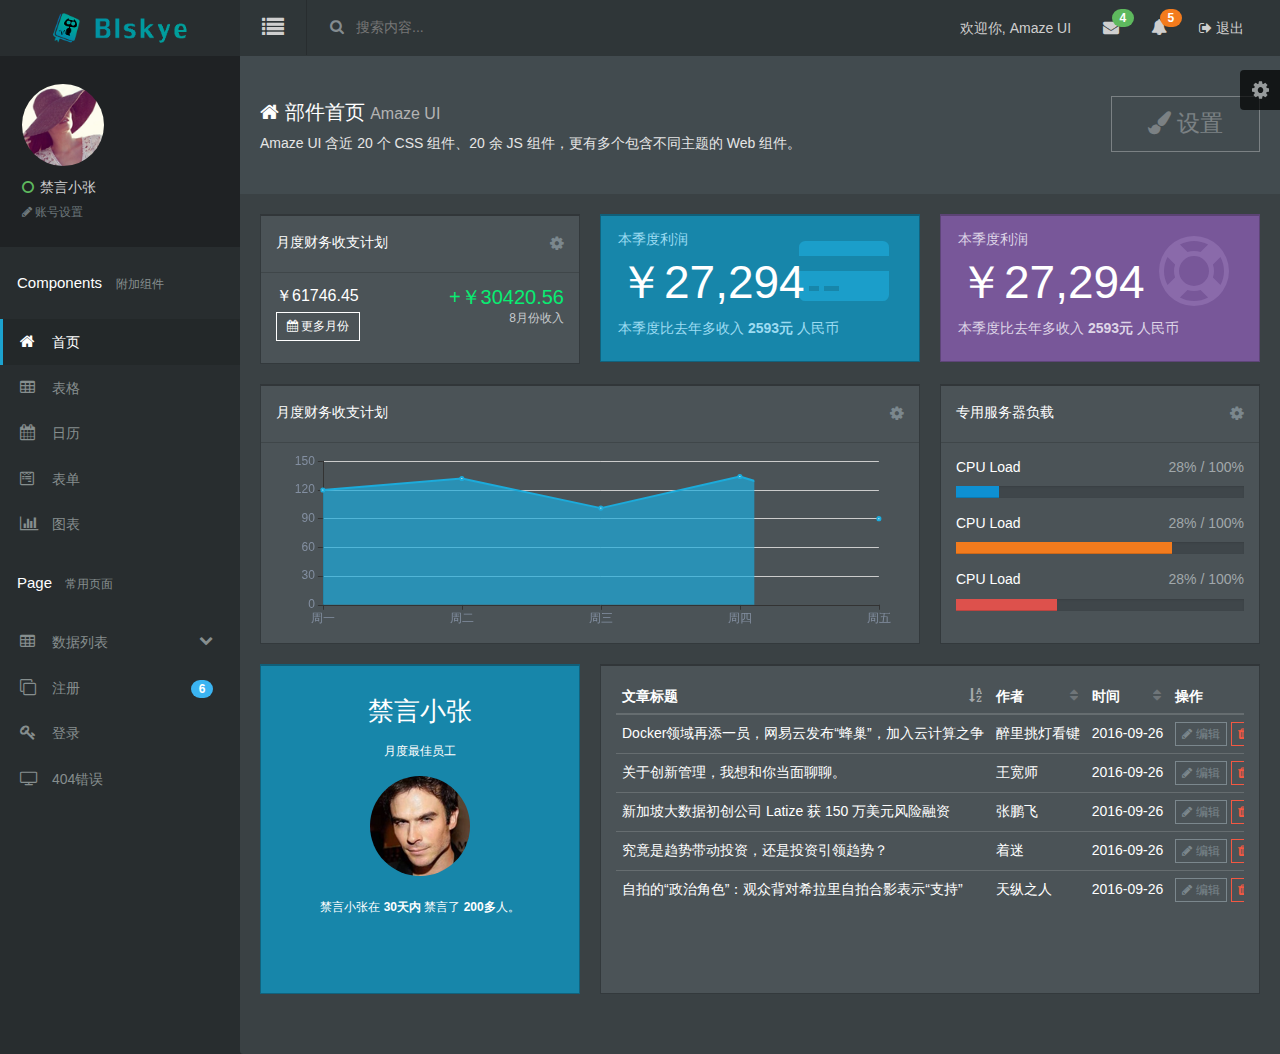
<file: index.html>
<!DOCTYPE html>
<html lang="en">

<head>
    <meta charset="utf-8">
    <meta http-equiv="X-UA-Compatible" content="IE=edge">
    <title>Amaze UI Admin index Examples</title>
    <meta name="description" content="这是一个 index 页面">
    <meta name="keywords" content="index">
    <meta name="viewport" content="width=device-width, initial-scale=1">
    <meta name="renderer" content="webkit">
    <meta http-equiv="Cache-Control" content="no-siteapp" />
    <link rel="icon" type="image/png" href="assets/i/favicon.png">
    <link rel="apple-touch-icon-precomposed" href="assets/i/app-icon72x72@2x.png">
    <meta name="apple-mobile-web-app-title" content="Amaze UI" />
    <script src="assets/js/echarts.min.js"></script>
    <link rel="stylesheet" href="assets/css/amazeui.min.css" />
    <link rel="stylesheet" href="assets/css/amazeui.datatables.min.css" />
    <link rel="stylesheet" href="assets/css/app.css">
    <script src="assets/js/jquery.min.js"></script>

</head>

<body data-type="index">
    <script src="assets/js/theme.js"></script>
    <div class="am-g tpl-g">
        <!-- 头部 -->
        <header>
            <!-- logo -->
            <div class="am-fl tpl-header-logo">
                <a href="javascript:;"><img src="assets/img/logo.png" alt=""></a>
            </div>
            <!-- 右侧内容 -->
            <div class="tpl-header-fluid">
                <!-- 侧边切换 -->
                <div class="am-fl tpl-header-switch-button am-icon-list">
                    <span>

                </span>
                </div>
                <!-- 搜索 -->
                <div class="am-fl tpl-header-search">
                    <form class="tpl-header-search-form" action="javascript:;">
                        <button class="tpl-header-search-btn am-icon-search"></button>
                        <input class="tpl-header-search-box" type="text" placeholder="搜索内容...">
                    </form>
                </div>
                <!-- 其它功能-->
                <div class="am-fr tpl-header-navbar">
                    <ul>
                        <!-- 欢迎语 -->
                        <li class="am-text-sm tpl-header-navbar-welcome">
                            <a href="javascript:;">欢迎你, <span>Amaze UI</span> </a>
                        </li>

                        <!-- 新邮件 -->
                        <li class="am-dropdown tpl-dropdown" data-am-dropdown>
                            <a href="javascript:;" class="am-dropdown-toggle tpl-dropdown-toggle" data-am-dropdown-toggle>
                                <i class="am-icon-envelope"></i>
                                <span class="am-badge am-badge-success am-round item-feed-badge">4</span>
                            </a>
                            <!-- 弹出列表 -->
                            <ul class="am-dropdown-content tpl-dropdown-content">
                                <li class="tpl-dropdown-menu-messages">
                                    <a href="javascript:;" class="tpl-dropdown-menu-messages-item am-cf">
                                        <div class="menu-messages-ico">
                                            <img src="assets/img/user04.png" alt="">
                                        </div>
                                        <div class="menu-messages-time">
                                            3小时前
                                        </div>
                                        <div class="menu-messages-content">
                                            <div class="menu-messages-content-title">
                                                <i class="am-icon-circle-o am-text-success"></i>
                                                <span>夕风色</span>
                                            </div>
                                            <div class="am-text-truncate"> Amaze UI 的诞生，依托于 GitHub 及其他技术社区上一些优秀的资源；Amaze UI 的成长，则离不开用户的支持。 </div>
                                            <div class="menu-messages-content-time">2016-09-21 下午 16:40</div>
                                        </div>
                                    </a>
                                </li>

                                <li class="tpl-dropdown-menu-messages">
                                    <a href="javascript:;" class="tpl-dropdown-menu-messages-item am-cf">
                                        <div class="menu-messages-ico">
                                            <img src="assets/img/user02.png" alt="">
                                        </div>
                                        <div class="menu-messages-time">
                                            5天前
                                        </div>
                                        <div class="menu-messages-content">
                                            <div class="menu-messages-content-title">
                                                <i class="am-icon-circle-o am-text-warning"></i>
                                                <span>禁言小张</span>
                                            </div>
                                            <div class="am-text-truncate"> 为了能最准确的传达所描述的问题， 建议你在反馈时附上演示，方便我们理解。 </div>
                                            <div class="menu-messages-content-time">2016-09-16 上午 09:23</div>
                                        </div>
                                    </a>
                                </li>
                                <li class="tpl-dropdown-menu-messages">
                                    <a href="javascript:;" class="tpl-dropdown-menu-messages-item am-cf">
                                        <i class="am-icon-circle-o"></i> 进入列表…
                                    </a>
                                </li>
                            </ul>
                        </li>

                        <!-- 新提示 -->
                        <li class="am-dropdown" data-am-dropdown>
                            <a href="javascript:;" class="am-dropdown-toggle" data-am-dropdown-toggle>
                                <i class="am-icon-bell"></i>
                                <span class="am-badge am-badge-warning am-round item-feed-badge">5</span>
                            </a>

                            <!-- 弹出列表 -->
                            <ul class="am-dropdown-content tpl-dropdown-content">
                                <li class="tpl-dropdown-menu-notifications">
                                    <a href="javascript:;" class="tpl-dropdown-menu-notifications-item am-cf">
                                        <div class="tpl-dropdown-menu-notifications-title">
                                            <i class="am-icon-line-chart"></i>
                                            <span> 有6笔新的销售订单</span>
                                        </div>
                                        <div class="tpl-dropdown-menu-notifications-time">
                                            12分钟前
                                        </div>
                                    </a>
                                </li>
                                <li class="tpl-dropdown-menu-notifications">
                                    <a href="javascript:;" class="tpl-dropdown-menu-notifications-item am-cf">
                                        <div class="tpl-dropdown-menu-notifications-title">
                                            <i class="am-icon-star"></i>
                                            <span> 有3个来自人事部的消息</span>
                                        </div>
                                        <div class="tpl-dropdown-menu-notifications-time">
                                            30分钟前
                                        </div>
                                    </a>
                                </li>
                                <li class="tpl-dropdown-menu-notifications">
                                    <a href="javascript:;" class="tpl-dropdown-menu-notifications-item am-cf">
                                        <div class="tpl-dropdown-menu-notifications-title">
                                            <i class="am-icon-folder-o"></i>
                                            <span> 上午开会记录存档</span>
                                        </div>
                                        <div class="tpl-dropdown-menu-notifications-time">
                                            1天前
                                        </div>
                                    </a>
                                </li>


                                <li class="tpl-dropdown-menu-notifications">
                                    <a href="javascript:;" class="tpl-dropdown-menu-notifications-item am-cf">
                                        <i class="am-icon-bell"></i> 进入列表…
                                    </a>
                                </li>
                            </ul>
                        </li>

                        <!-- 退出 -->
                        <li class="am-text-sm">
                            <a href="javascript:;">
                                <span class="am-icon-sign-out"></span> 退出
                            </a>
                        </li>
                    </ul>
                </div>
            </div>

        </header>
        <!-- 风格切换 -->
        <div class="tpl-skiner">
            <div class="tpl-skiner-toggle am-icon-cog">
            </div>
            <div class="tpl-skiner-content">
                <div class="tpl-skiner-content-title">
                    选择主题
                </div>
                <div class="tpl-skiner-content-bar">
                    <span class="skiner-color skiner-white" data-color="theme-white"></span>
                    <span class="skiner-color skiner-black" data-color="theme-black"></span>
                </div>
            </div>
        </div>
        <!-- 侧边导航栏 -->
        <div class="left-sidebar">
            <!-- 用户信息 -->
            <div class="tpl-sidebar-user-panel">
                <div class="tpl-user-panel-slide-toggleable">
                    <div class="tpl-user-panel-profile-picture">
                        <img src="assets/img/user04.png" alt="">
                    </div>
                    <span class="user-panel-logged-in-text">
              <i class="am-icon-circle-o am-text-success tpl-user-panel-status-icon"></i>
              禁言小张
          </span>
                    <a href="javascript:;" class="tpl-user-panel-action-link"> <span class="am-icon-pencil"></span> 账号设置</a>
                </div>
            </div>

            <!-- 菜单 -->
            <ul class="sidebar-nav">
                <li class="sidebar-nav-heading">Components <span class="sidebar-nav-heading-info"> 附加组件</span></li>
                <li class="sidebar-nav-link">
                    <a href="index.html" class="active">
                        <i class="am-icon-home sidebar-nav-link-logo"></i> 首页
                    </a>
                </li>
                <li class="sidebar-nav-link">
                    <a href="tables.html">
                        <i class="am-icon-table sidebar-nav-link-logo"></i> 表格
                    </a>
                </li>
                <li class="sidebar-nav-link">
                    <a href="calendar.html">
                        <i class="am-icon-calendar sidebar-nav-link-logo"></i> 日历
                    </a>
                </li>
                <li class="sidebar-nav-link">
                    <a href="form.html">
                        <i class="am-icon-wpforms sidebar-nav-link-logo"></i> 表单

                    </a>
                </li>
                <li class="sidebar-nav-link">
                    <a href="chart.html">
                        <i class="am-icon-bar-chart sidebar-nav-link-logo"></i> 图表

                    </a>
                </li>

                <li class="sidebar-nav-heading">Page<span class="sidebar-nav-heading-info"> 常用页面</span></li>
                <li class="sidebar-nav-link">
                    <a href="javascript:;" class="sidebar-nav-sub-title">
                        <i class="am-icon-table sidebar-nav-link-logo"></i> 数据列表
                        <span class="am-icon-chevron-down am-fr am-margin-right-sm sidebar-nav-sub-ico"></span>
                    </a>
                    <ul class="sidebar-nav sidebar-nav-sub">
                        <li class="sidebar-nav-link">
                            <a href="table-list.html">
                                <span class="am-icon-angle-right sidebar-nav-link-logo"></span> 文字列表
                            </a>
                        </li>

                        <li class="sidebar-nav-link">
                            <a href="table-list-img.html">
                                <span class="am-icon-angle-right sidebar-nav-link-logo"></span> 图文列表
                            </a>
                        </li>
                    </ul>
                </li>
                <li class="sidebar-nav-link">
                    <a href="sign-up.html">
                        <i class="am-icon-clone sidebar-nav-link-logo"></i> 注册
                        <span class="am-badge am-badge-secondary sidebar-nav-link-logo-ico am-round am-fr am-margin-right-sm">6</span>
                    </a>
                </li>
                <li class="sidebar-nav-link">
                    <a href="login.html">
                        <i class="am-icon-key sidebar-nav-link-logo"></i> 登录
                    </a>
                </li>
                <li class="sidebar-nav-link">
                    <a href="404.html">
                        <i class="am-icon-tv sidebar-nav-link-logo"></i> 404错误
                    </a>
                </li>

            </ul>
        </div>


        <!-- 内容区域 -->
        <div class="tpl-content-wrapper">

            <div class="container-fluid am-cf">
                <div class="row">
                    <div class="am-u-sm-12 am-u-md-12 am-u-lg-9">
                        <div class="page-header-heading"><span class="am-icon-home page-header-heading-icon"></span> 部件首页 <small>Amaze UI</small></div>
                        <p class="page-header-description">Amaze UI 含近 20 个 CSS 组件、20 余 JS 组件，更有多个包含不同主题的 Web 组件。</p>
                    </div>
                    <div class="am-u-lg-3 tpl-index-settings-button">
                        <button type="button" class="page-header-button"><span class="am-icon-paint-brush"></span> 设置</button>
                    </div>
                </div>

            </div>

            <div class="row-content am-cf">
                <div class="row  am-cf">
                    <div class="am-u-sm-12 am-u-md-12 am-u-lg-4">
                        <div class="widget am-cf">
                            <div class="widget-head am-cf">
                                <div class="widget-title am-fl">月度财务收支计划</div>
                                <div class="widget-function am-fr">
                                    <a href="javascript:;" class="am-icon-cog"></a>
                                </div>
                            </div>
                            <div class="widget-body am-fr">
                                <div class="am-fl">
                                    <div class="widget-fluctuation-period-text">
                                        ￥61746.45
                                        <button class="widget-fluctuation-tpl-btn">
                        <i class="am-icon-calendar"></i>
                        更多月份
                      </button>
                                    </div>
                                </div>
                                <div class="am-fr am-cf">
                                    <div class="widget-fluctuation-description-amount text-success" am-cf>
                                        +￥30420.56

                                    </div>
                                    <div class="widget-fluctuation-description-text am-text-right">
                                        8月份收入
                                    </div>
                                </div>
                            </div>
                        </div>

                    </div>
                    <div class="am-u-sm-12 am-u-md-6 am-u-lg-4">
                        <div class="widget widget-primary am-cf">
                            <div class="widget-statistic-header">
                                本季度利润
                            </div>
                            <div class="widget-statistic-body">
                                <div class="widget-statistic-value">
                                    ￥27,294
                                </div>
                                <div class="widget-statistic-description">
                                    本季度比去年多收入 <strong>2593元</strong> 人民币
                                </div>
                                <span class="widget-statistic-icon am-icon-credit-card-alt"></span>
                            </div>
                        </div>
                    </div>
                    <div class="am-u-sm-12 am-u-md-6 am-u-lg-4">
                        <div class="widget widget-purple am-cf">
                            <div class="widget-statistic-header">
                                本季度利润
                            </div>
                            <div class="widget-statistic-body">
                                <div class="widget-statistic-value">
                                    ￥27,294
                                </div>
                                <div class="widget-statistic-description">
                                    本季度比去年多收入 <strong>2593元</strong> 人民币
                                </div>
                                <span class="widget-statistic-icon am-icon-support"></span>
                            </div>
                        </div>
                    </div>
                </div>

                <div class="row am-cf">
                    <div class="am-u-sm-12 am-u-md-8">
                        <div class="widget am-cf">
                            <div class="widget-head am-cf">
                                <div class="widget-title am-fl">月度财务收支计划</div>
                                <div class="widget-function am-fr">
                                    <a href="javascript:;" class="am-icon-cog"></a>
                                </div>
                            </div>
                            <div class="widget-body-md widget-body tpl-amendment-echarts am-fr" id="tpl-echarts">

                            </div>
                        </div>
                    </div>

                    <div class="am-u-sm-12 am-u-md-4">
                        <div class="widget am-cf">
                            <div class="widget-head am-cf">
                                <div class="widget-title am-fl">专用服务器负载</div>
                                <div class="widget-function am-fr">
                                    <a href="javascript:;" class="am-icon-cog"></a>
                                </div>
                            </div>
                            <div class="widget-body widget-body-md am-fr">

                                <div class="am-progress-title">CPU Load <span class="am-fr am-progress-title-more">28% / 100%</span></div>
                                <div class="am-progress">
                                    <div class="am-progress-bar" style="width: 15%"></div>
                                </div>
                                <div class="am-progress-title">CPU Load <span class="am-fr am-progress-title-more">28% / 100%</span></div>
                                <div class="am-progress">
                                    <div class="am-progress-bar  am-progress-bar-warning" style="width: 75%"></div>
                                </div>
                                <div class="am-progress-title">CPU Load <span class="am-fr am-progress-title-more">28% / 100%</span></div>
                                <div class="am-progress">
                                    <div class="am-progress-bar am-progress-bar-danger" style="width: 35%"></div>
                                </div>
                            </div>
                        </div>
                    </div>
                </div>


                <div class="row am-cf">
                    <div class="am-u-sm-12 am-u-md-12 am-u-lg-4 widget-margin-bottom-lg ">
                        <div class="tpl-user-card am-text-center widget-body-lg">
                            <div class="tpl-user-card-title">
                                禁言小张
                            </div>
                            <div class="achievement-subheading">
                                月度最佳员工
                            </div>
                            <img class="achievement-image" src="assets/img/user07.png" alt="">
                            <div class="achievement-description">
                                禁言小张在
                                <strong>30天内</strong> 禁言了
                                <strong>200多</strong>人。
                            </div>
                        </div>
                    </div>

                    <div class="am-u-sm-12 am-u-md-12 am-u-lg-8 widget-margin-bottom-lg">

                        <div class="widget am-cf widget-body-lg">

                            <div class="widget-body  am-fr">
                                <div class="am-scrollable-horizontal ">
                                    <table width="100%" class="am-table am-table-compact am-text-nowrap tpl-table-black " id="example-r">
                                        <thead>
                                            <tr>
                                                <th>文章标题</th>
                                                <th>作者</th>
                                                <th>时间</th>
                                                <th>操作</th>
                                            </tr>
                                        </thead>
                                        <tbody>
                                            <tr class="gradeX">
                                                <td>新加坡大数据初创公司 Latize 获 150 万美元风险融资</td>
                                                <td>张鹏飞</td>
                                                <td>2016-09-26</td>
                                                <td>
                                                    <div class="tpl-table-black-operation">
                                                        <a href="javascript:;">
                                                            <i class="am-icon-pencil"></i> 编辑
                                                        </a>
                                                        <a href="javascript:;" class="tpl-table-black-operation-del">
                                                            <i class="am-icon-trash"></i> 删除
                                                        </a>
                                                    </div>
                                                </td>
                                            </tr>
                                            <tr class="even gradeC">
                                                <td>自拍的“政治角色”：观众背对希拉里自拍合影表示“支持”</td>
                                                <td>天纵之人</td>
                                                <td>2016-09-26</td>
                                                <td>
                                                    <div class="tpl-table-black-operation">
                                                        <a href="javascript:;">
                                                            <i class="am-icon-pencil"></i> 编辑
                                                        </a>
                                                        <a href="javascript:;" class="tpl-table-black-operation-del">
                                                            <i class="am-icon-trash"></i> 删除
                                                        </a>
                                                    </div>
                                                </td>
                                            </tr>
                                            <tr class="gradeX">
                                                <td>关于创新管理，我想和你当面聊聊。</td>
                                                <td>王宽师</td>
                                                <td>2016-09-26</td>
                                                <td>
                                                    <div class="tpl-table-black-operation">
                                                        <a href="javascript:;">
                                                            <i class="am-icon-pencil"></i> 编辑
                                                        </a>
                                                        <a href="javascript:;" class="tpl-table-black-operation-del">
                                                            <i class="am-icon-trash"></i> 删除
                                                        </a>
                                                    </div>
                                                </td>
                                            </tr>
                                            <tr class="even gradeC">
                                                <td>究竟是趋势带动投资，还是投资引领趋势？</td>
                                                <td>着迷</td>
                                                <td>2016-09-26</td>
                                                <td>
                                                    <div class="tpl-table-black-operation">
                                                        <a href="javascript:;">
                                                            <i class="am-icon-pencil"></i> 编辑
                                                        </a>
                                                        <a href="javascript:;" class="tpl-table-black-operation-del">
                                                            <i class="am-icon-trash"></i> 删除
                                                        </a>
                                                    </div>
                                                </td>
                                            </tr>
                                            <tr class="even gradeC">
                                                <td>Docker领域再添一员，网易云发布“蜂巢”，加入云计算之争</td>
                                                <td>醉里挑灯看键</td>
                                                <td>2016-09-26</td>
                                                <td>
                                                    <div class="tpl-table-black-operation">
                                                        <a href="javascript:;">
                                                            <i class="am-icon-pencil"></i> 编辑
                                                        </a>
                                                        <a href="javascript:;" class="tpl-table-black-operation-del">
                                                            <i class="am-icon-trash"></i> 删除
                                                        </a>
                                                    </div>
                                                </td>
                                            </tr>


                                            <!-- more data -->
                                        </tbody>
                                    </table>
                                </div>
                            </div>
                        </div>

                    </div>
                </div>
            </div>
        </div>
    </div>
    </div>
    <script src="assets/js/amazeui.min.js"></script>
    <script src="assets/js/amazeui.datatables.min.js"></script>
    <script src="assets/js/dataTables.responsive.min.js"></script>
    <script src="assets/js/app.js"></script>

</body>

</html>
</file>
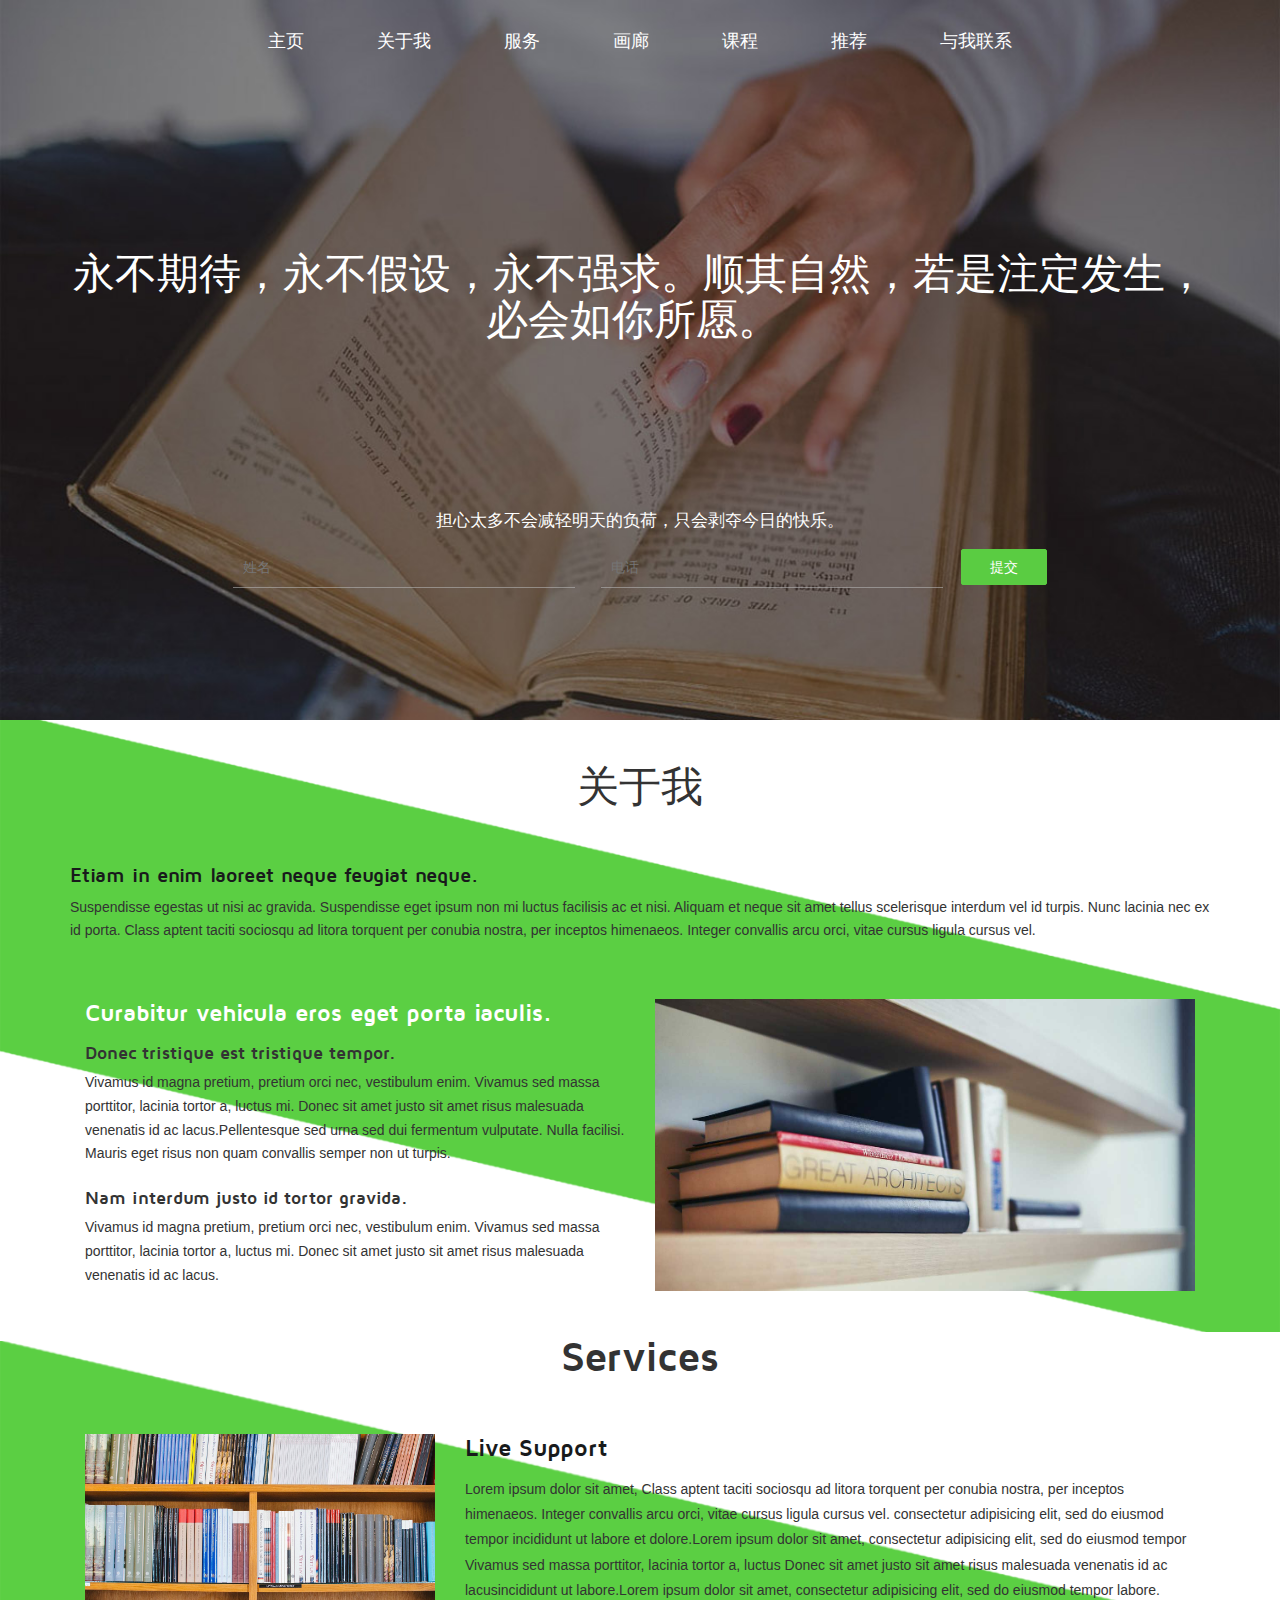
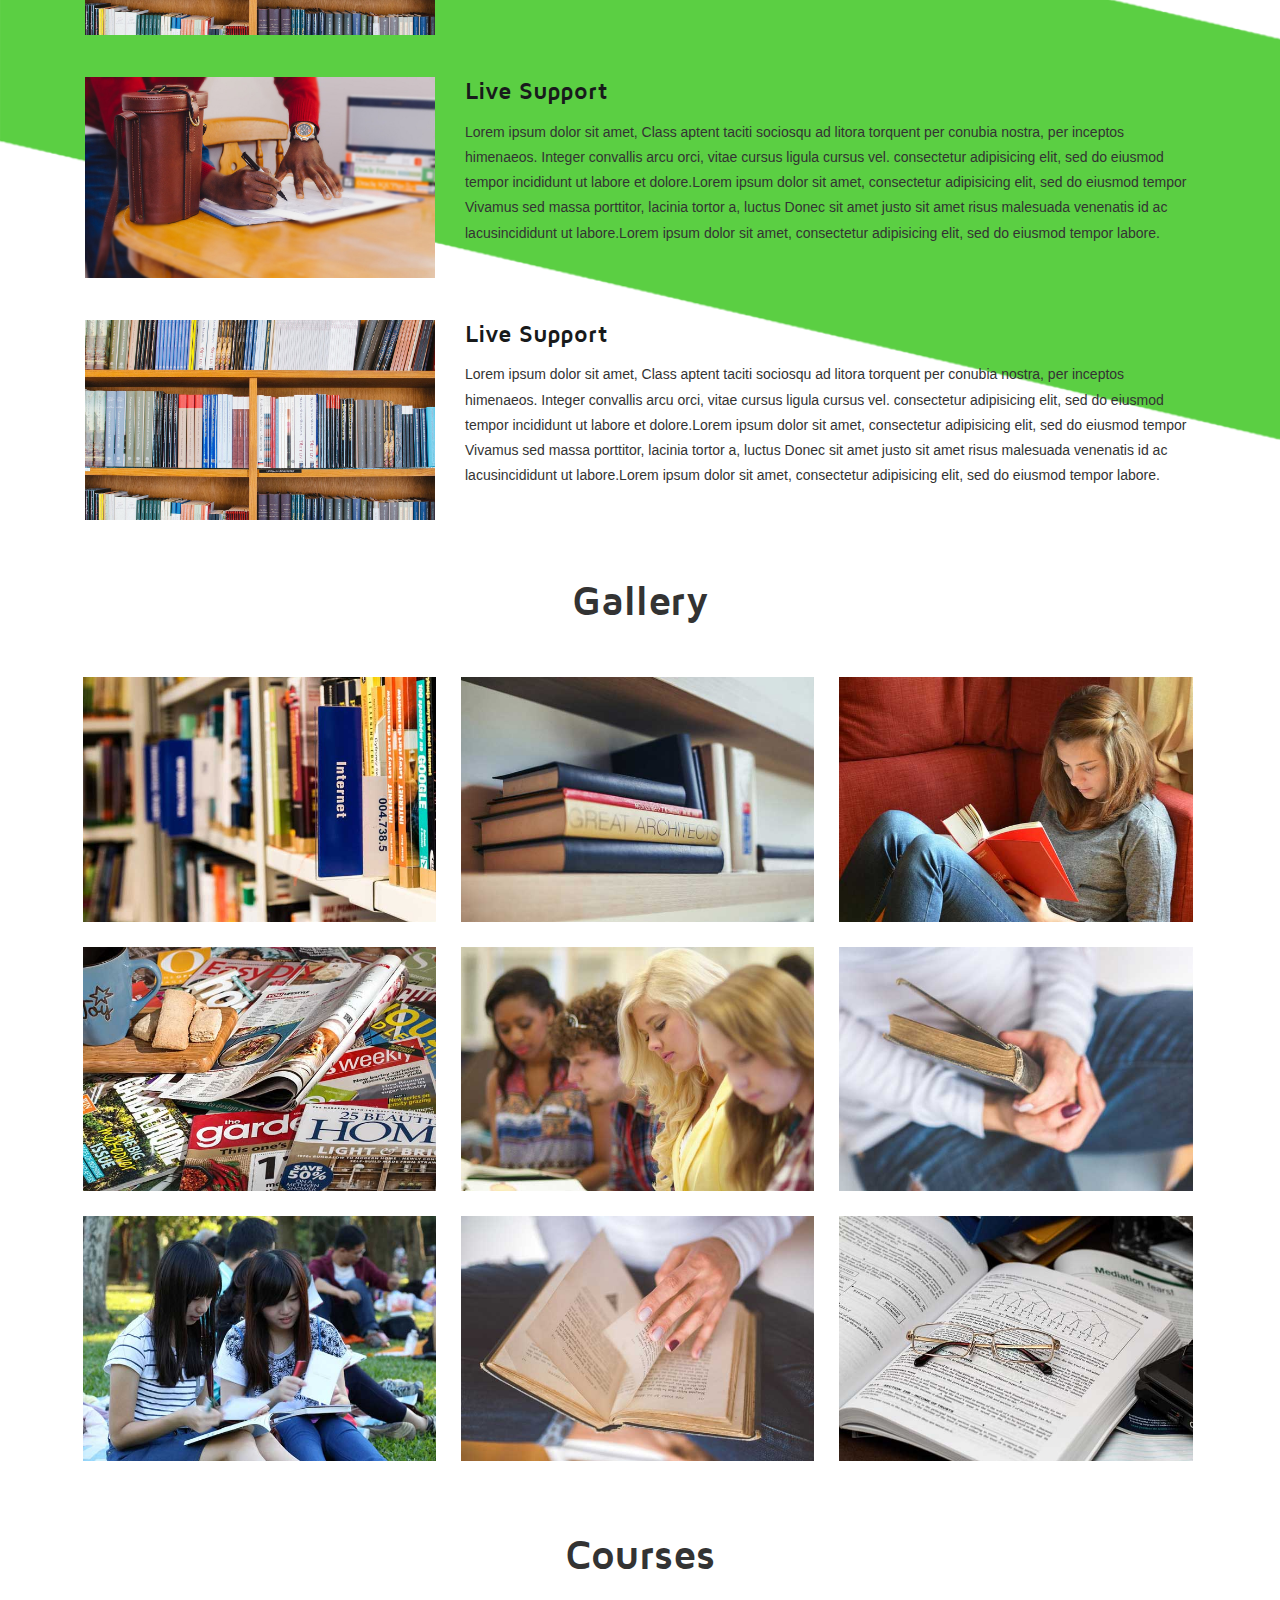
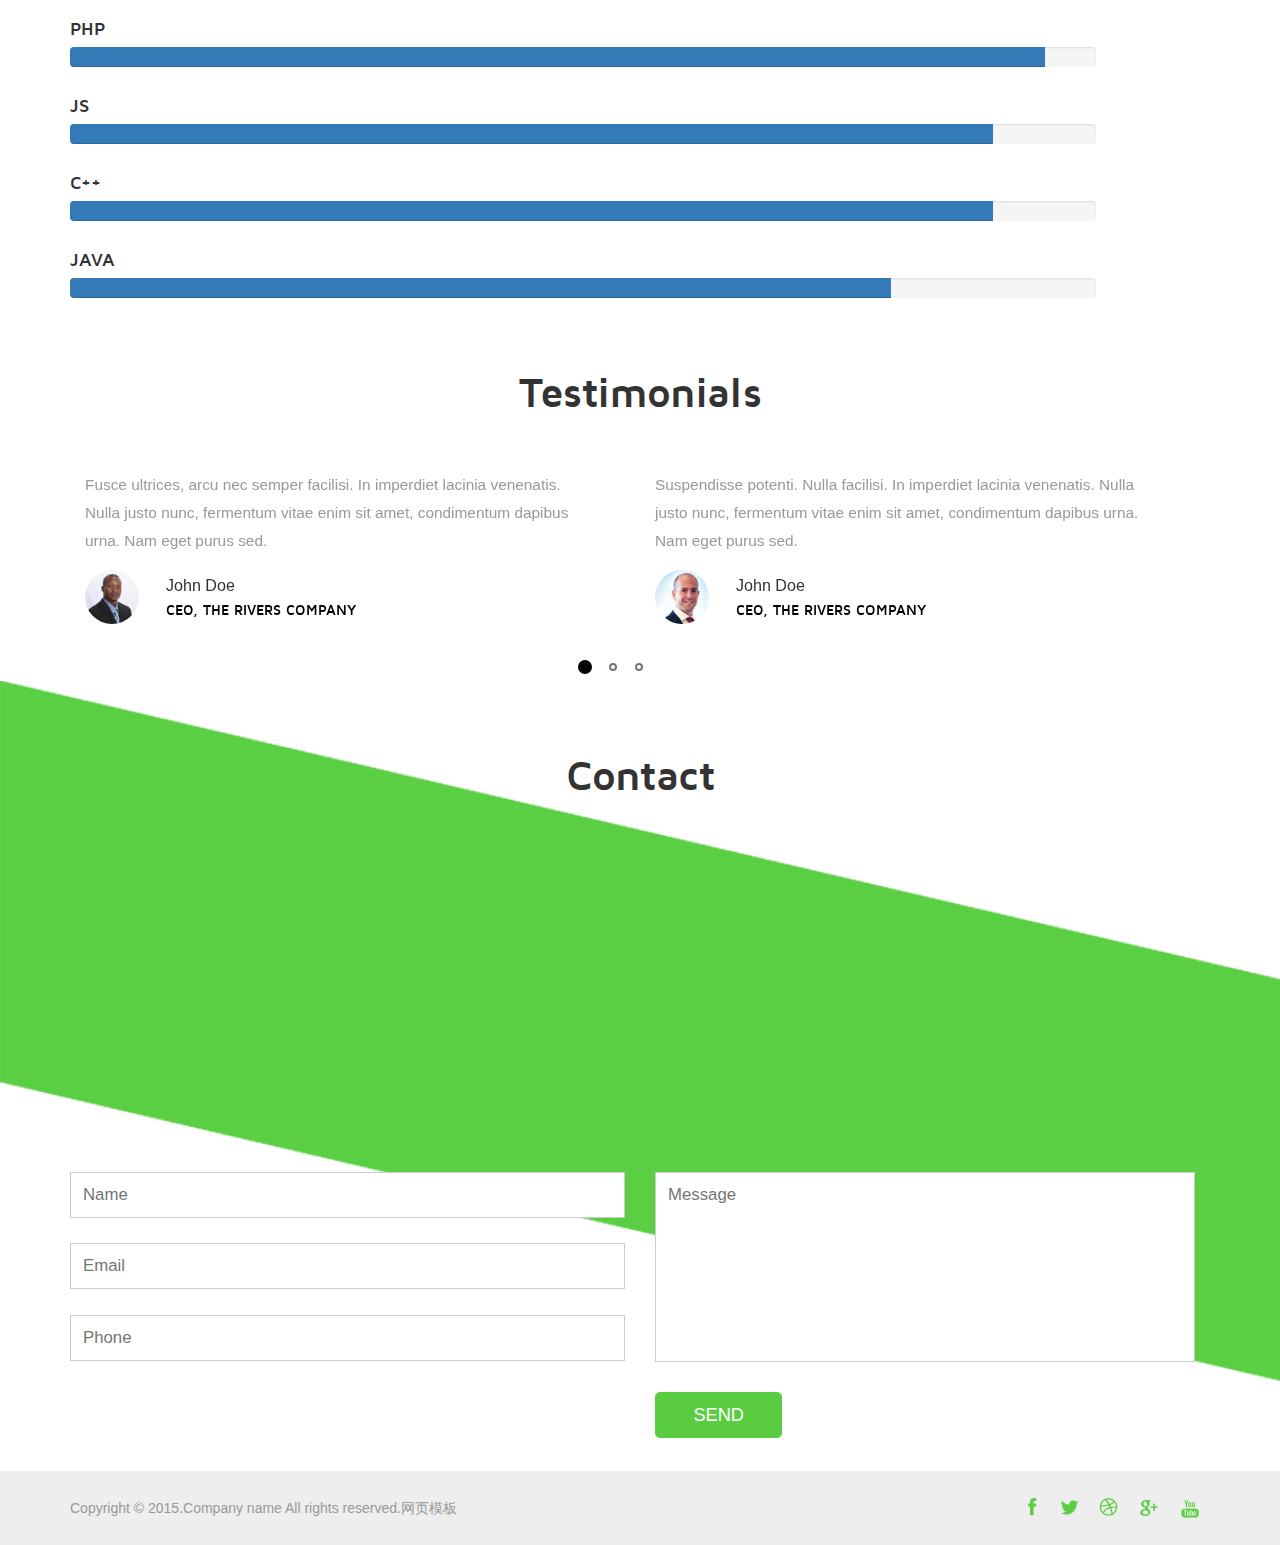
<file: resume/index.html>
<!DOCTYPE HTML>
<html>
<head>
<title>Home</title>
<link href="css/bootstrap.css" rel="stylesheet" type="text/css" media="all">
<link href="css/style.css" rel="stylesheet" type="text/css" media="all" />
<link rel="stylesheet" href="css/chocolat.css" type="text/css" media="screen"/>
<meta name="viewport" content="width=device-width, initial-scale=1">
<meta http-equiv="Content-Type" content="text/html; charset=utf-8" />
<meta name="keywords" content="Progress Responsive web template, Bootstrap Web Templates, Flat Web Templates, Andriod Compatible web template, 
Smartphone Compatible web template, free webdesigns for Nokia, Samsung, LG, SonyErricsson, Motorola web design" />

<script type="application/x-javascript"> addEventListener("load", function() { setTimeout(hideURLbar, 0); }, false); function hideURLbar(){ window.scrollTo(0,1); } </script>
<script src="js/modernizr.custom.97074.js"></script>
<script src="js/jquery-1.8.3.min.js"></script>
<!---->
<script type="text/javascript" src="js/move-top.js"></script>
<script type="text/javascript" src="js/easing.js"></script>
 <script type="text/javascript">
		jQuery(document).ready(function($) {
			$(".scroll").click(function(event){		
				event.preventDefault();
				$('html,body').animate({scrollTop:$(this.hash).offset().top},1200);
			});
		});
	</script>
<!---->

</head>	
<!--banner-->
<div id="home" class="banner">	 
	 <!-- <div class="header">
		 <div class="container">
			 <div class="logo">
				 <h1><a href="#">Progress</a></h1>
			 </div>
		 </div>
	 </div> -->
	 <div class="top-menu">
		 <div class="container">
			 <nav class="cl-effect-1">
				<span class="menu"><img src="images/nav-icon.png" alt=""/></span>
			 <ul>
				 <li><a class="scroll" href="#home">主页</a></li>
				 <li><a class="scroll" href="#about">关于我</a></li>
				 <li><a class="scroll" href="#service">服务</a></li>
				 <li><a class="scroll" href="#gallery">画廊</a></li>
				 <li><a class="scroll" href="#skills">课程</a></li>
				 <li><a class="scroll" href="#testi">推荐</a></li>
				 <li><a class="scroll" href="#contact">与我联系</a></li>
			 </ul>
			 </nav>
		 </div>		 
		 <!-- script-for-menu -->
		 <script>					
					$("span.menu").click(function(){
						$(".top-menu ul").slideToggle("slow" , function(){
						});
					});
		 </script>
		 <!-- script-for-menu -->	

	 </div>
	 <div class="banner-info">
		 <div class="container">
			 <h2>永不期待，永不假设，永不强求。顺其自然，若是注定发生，必会如你所愿。 ​ </h2>
		 </div>
	 </div>
	 <div class="banner-form">
		 <div class="container">
			 <p>担心太多不会减轻明天的负荷，只会剥夺今日的快乐。</p>
			 <form>
				<input type="text" value="" placeholder="姓名">
				<input type="text" value="" placeholder="电话">
				<input type="submit" value="提交">
			</form>
		 </div>
	 </div>
</div>
<!---->
<div id="about" class="about">
	 <div class="container">		 
		 <h3 class="abt">关于我</h3>
		 <div class="about-top">
			 <h4>Etiam in enim laoreet neque feugiat neque.</h4>
			<p>Suspendisse egestas ut nisi ac gravida. Suspendisse eget ipsum non mi luctus facilisis ac et nisi. 
			Aliquam et neque sit amet tellus scelerisque interdum vel id turpis. Nunc lacinia nec ex id porta.
			Class aptent taciti sociosqu ad litora torquent per conubia nostra, per inceptos himenaeos. Integer convallis arcu orci, vitae cursus ligula cursus vel. </p>	
		 </div>
		 <div class="about-grids">
			 <div class="col-md-6 about-grid-info">
			     <h3>Curabitur vehicula eros eget porta iaculis.</h3>
				 <h4>Donec tristique est tristique tempor.</h4>
				 <p>Vivamus id magna pretium, pretium orci nec, vestibulum enim. Vivamus sed massa porttitor, lacinia tortor a, luctus mi. 
				 Donec sit amet justo sit amet risus malesuada venenatis id ac lacus.Pellentesque sed urna sed dui fermentum vulputate. Nulla facilisi. Mauris eget risus non quam convallis semper non ut turpis.</p>
				 <h4>Nam interdum justo id tortor gravida.</h4>
				 <p>Vivamus id magna pretium, pretium orci nec, vestibulum enim. Vivamus sed massa porttitor, lacinia tortor a, luctus mi. 
				 Donec sit amet justo sit amet risus malesuada venenatis id ac lacus.</p>
			 </div>
			 <div class="col-md-6 about-pic">
				 <img src="images/img1.jpg" class="img-responsive" alt=""/>
			 </div>
			 <div class="clearfix"></div>
		 </div>
	 </div>
</div>
<!---->
<div id="service" class="service">
	 <div class="container">
		 <h3 class="ser">Services</h3>
		 <div class="service-grids">
			 <div class="service-grid">
				 <div class="col-md-4 service-pic">
					 <img src="images/s1.jpg" class="img-responsive" alt=""/>
				 </div>
				 <div class="col-md-8 service-info">
					 <h3>Live Support</h3>
					 <p>Lorem ipsum dolor sit amet, Class aptent taciti sociosqu ad litora torquent per conubia nostra, per inceptos himenaeos. Integer convallis arcu orci, vitae cursus ligula cursus vel.  consectetur adipisicing elit, sed do eiusmod tempor incididunt  ut labore et dolore.Lorem ipsum dolor sit amet,
					 consectetur adipisicing elit, sed do eiusmod tempor Vivamus sed massa porttitor, lacinia tortor a, luctus Donec sit amet justo sit amet risus malesuada venenatis id ac lacusincididunt ut labore.Lorem ipsum dolor sit amet, consectetur adipisicing elit, sed do eiusmod tempor labore.</p>
				 </div>
				 <div class="clearfix"></div>
			 </div>
			 <div class="service-grid">
				 <div class="col-md-4 service-pic">
					 <img src="images/s2.jpg" class="img-responsive" alt=""/>
				 </div>
				 <div class="col-md-8 service-info">
					 <h3>Live Support</h3>
					 <p>Lorem ipsum dolor sit amet, Class aptent taciti sociosqu ad litora torquent per conubia nostra, per inceptos himenaeos. Integer convallis arcu orci, vitae cursus ligula cursus vel.  consectetur adipisicing elit, sed do eiusmod tempor incididunt  ut labore et dolore.Lorem ipsum dolor sit amet,
					 consectetur adipisicing elit, sed do eiusmod tempor Vivamus sed massa porttitor, lacinia tortor a, luctus Donec sit amet justo sit amet risus malesuada venenatis id ac lacusincididunt ut labore.Lorem ipsum dolor sit amet, consectetur adipisicing elit, sed do eiusmod tempor labore.</p>
				 </div>
				 <div class="clearfix"></div>
			 </div>
			 <div class="service-grid">
				 <div class="col-md-4 service-pic">
					 <img src="images/s1.jpg" class="img-responsive" alt=""/>
				 </div>
				 <div class="col-md-8 service-info">
					 <h3>Live Support</h3>
					 <p>Lorem ipsum dolor sit amet, Class aptent taciti sociosqu ad litora torquent per conubia nostra, per inceptos himenaeos. Integer convallis arcu orci, vitae cursus ligula cursus vel.  consectetur adipisicing elit, sed do eiusmod tempor incididunt  ut labore et dolore.Lorem ipsum dolor sit amet,
					 consectetur adipisicing elit, sed do eiusmod tempor Vivamus sed massa porttitor, lacinia tortor a, luctus Donec sit amet justo sit amet risus malesuada venenatis id ac lacusincididunt ut labore.Lorem ipsum dolor sit amet, consectetur adipisicing elit, sed do eiusmod tempor labore.</p>
				 </div>
				 <div class="clearfix"></div>
			 </div>
		 </div>
	 </div>
</div>
<!---->
<!--script-->
<script src="js/jquery.chocolat.js"></script>		
		<!--light-box-files -->
		<script type="text/javascript">
		$(function() {
			$('.gallery a').Chocolat();
		});
		</script>
<!--script-->
<div class="gallery" id="gallery">
		<div class="container">
			<h3>Gallery</h3>
			<div class="gallery-grids">
			<section>
				<ul id="da-thumbs" class="da-thumbs">
					<li>
						<a href="images/g1.jpg" class="b-link-stripe b-animate-go  thickbox">
							<img src="images/g1.jpg" alt="" />
							<div>
								<h5>project</h5>
								<span>non suscipit leo fringilla non suscipit leo fringilla molestie</span>
							</div>
						</a>
					</li>
					<li>
						<a href="images/g2.jpg" class="b-link-stripe b-animate-go  thickbox">
							<img src="images/g2.jpg" alt="" />
							<div>
								<h5>project</h5>
								<span>non suscipit leo fringilla non suscipit leo fringilla molestie</span>
							</div>
						</a>
					</li>
					<li>
						<a href="images/g3.jpg" class="b-link-stripe b-animate-go  thickbox">
							<img src="images/g3.jpg" alt="" />
							<div>
								<h5>project</h5>
								<span>non suscipit leo fringilla non suscipit leo fringilla molestie</span>
							</div>
						</a>
					</li>
					<li>
						<a href="images/g4.jpg" class="b-link-stripe b-animate-go  thickbox">
							<img src="images/g4.jpg" alt="" />
							<div>
								<h5>project</h5>
								<span>non suscipit leo fringilla non suscipit leo fringilla molestie</span>
							</div>
						</a>
					</li>
					<li>	
						<a href="images/g5.jpg" class="b-link-stripe b-animate-go  thickbox">
							<img src="images/g5.jpg" alt="" />
							<div>
								<h5>project</h5>
								<span>non suscipit leo fringilla non suscipit leo fringilla molestie</span>
							</div>
						</a>
					</li>
					<li>
						<a href="images/g6.jpg" class="b-link-stripe b-animate-go  thickbox">
							<img src="images/g6.jpg" alt="" />
							<div>
								<h5>project</h5>
								<span>non suscipit leo fringilla non suscipit leo fringilla molestie</span>
							</div>
						</a>
					</li>
					<li>
						<a href="images/g7.jpg" class="b-link-stripe b-animate-go  thickbox">
							<img src="images/g7.jpg" alt="" />
							<div>
								<h5>project</h5>
								<span>non suscipit leo fringilla non suscipit leo fringilla molestie</span>
							</div>
						</a>
					</li>
					<li>
						<a href="images/g8.jpg" class="b-link-stripe b-animate-go  thickbox">
							<img src="images/g8.jpg" alt="" />
							<div>
								<h5>project</h5>
								<span>non suscipit leo fringilla non suscipit leo fringilla molestie</span>
							</div>
						</a>
					</li>
					<li>
						<a href="images/g9.jpg" class="b-link-stripe b-animate-go  thickbox">
							<img src="images/g9.jpg" alt="" />
							<div>
								<h5>project</h5>
								<span>non suscipit leo fringilla non suscipit leo fringilla molestie</span>
							</div>
						</a>
					</li>					
				</ul>
				<div class="clearfix"> </div>
			</section>
			<script type="text/javascript" src="js/jquery.hoverdir.js"></script>	
		<script type="text/javascript">
			$(function() {
			
				$(' #da-thumbs > li ').each( function() { $(this).hoverdir(); } );

			});
		</script>
        </div>
	</div>
</div>
<!--//gallery-->
<div class="copyrights">Collect from <a href="http://www.cssmoban.com/" >网页模板</a></div>
<div id="skills" class="skills">
	 <div class="container">
		 <h3>Courses</h3>
		 <div class="skill-grids">
				 <h4>PHP</h4>
				<div class="progress">			  
				  <div class="progress-bar progress-bar" role="progressbar" aria-valuenow="95" aria-valuemin="0" aria-valuemax="100" style="width: 95%">
					<span class="sr-only">95% Complete</span>
				  </div>			  
				</div>
				 <h4>JS</h4>
				<div class="progress">			  
				  <div class="progress-bar progress-bar" role="progressbar" aria-valuenow="90" aria-valuemin="0" aria-valuemax="100" style="width: 90%">
					<span class="sr-only">90% Complete</span>
				  </div>			  
				</div> 
				 <h4>C++</h4>
				<div class="progress">			  
				  <div class="progress-bar progress-bar" role="progressbar" aria-valuenow="90" aria-valuemin="0" aria-valuemax="100" style="width: 90%">
					<span class="sr-only">90% Complete</span>
				  </div>			  
				</div>
				 <h4>JAVA</h4>
				<div class="progress">			  
				  <div class="progress-bar progress-bar" role="progressbar" aria-valuenow="80" aria-valuemin="0" aria-valuemax="100" style="width: 80%">
					  <span class="sr-only">80% Complete</span>
					</div>			  
				</div>
		 </div>
	  </div>
</div>
<!---->
  <script src="js/responsiveslides.min.js"></script>
  <script>
    // You can also use "$(window).load(function() {"
    $(function () {
      $("#slider2").responsiveSlides({
        auto: true,
        pager: true,
        speed: 300,
        namespace: "callbacks",
      });
    });
  </script>
<!---->
<div id="testi" class="pricing">
	 <div class="container">
		 <div class="pricing-text">			
			<h3>Testimonials</h3>				
		 </div>
		 <!-- start slider -->	
		 <div class="pricing-grids">
			 <div class="slider">
				 <ul class="rslides" id="slider2">
					 <li>						 
					     <div class="col-md-6 pricing-plans">
							  <p>Fusce ultrices, arcu nec semper facilisi. In imperdiet lacinia venenatis. Nulla justo nunc, fermentum vitae enim sit amet, 
							  condimentum dapibus urna. Nam eget purus sed.</p>
							  <div class="pic1">
								 <img src="images/m1.jpg" alt=""/>
							  </div>
							  <div class="pic-info">
									<h5>John Doe</h5>
									<a href="#">CEO, THE RIVERS COMPANY</a>
							  </div>
							  <div class="clearfix"></div>
						 </div>
						 <div class="col-md-6 pricing-plans">
							  <p>Suspendisse potenti. Nulla facilisi. In imperdiet lacinia venenatis. Nulla justo nunc, fermentum vitae enim sit amet, 
							  condimentum dapibus urna. Nam eget purus sed.</p>
							  <div class="pic1">
								 <img src="images/m2.jpg" alt=""/>
							  </div>
							  <div class="pic-info">
									<h5>John Doe</h5>
									<a href="#">CEO, THE RIVERS COMPANY</a>
							  </div>
							  <div class="clearfix"></div>
						 </div>						
					      <div class="clearfix"></div>						  
					  </li>	
					  <li>						    
						 <div class="col-md-6 pricing-plans">
							  <p>Suspendisse potenti. Nulla facilisi. In imperdiet lacinia venenatis. Nulla justo nunc, fermentum vitae amet, 
							  condimentum dapibus urna. Nam eget purus sed.</p>
							  <div class="pic1">
								 <img src="images/m2.jpg" alt=""/>
							  </div>
							  <div class="pic-info">
									<h5>John Doe</h5>
									<a href="#">CEO, THE RIVERS COMPANY</a>
							  </div>
							  <div class="clearfix"></div>
						 </div>	
						  <div class="col-md-6 pricing-plans">
							  <p>Fusce ultrices, arcu nec semper facilisi. In imperdiet lacinia venenatis. Nulla justo nunc, fermentum vitae amet, 
							  condimentum dapibus urna. Nam eget purus sed.</p>
							  <div class="pic1">
								 <img src="images/m1.jpg" alt=""/>
							  </div>
							  <div class="pic-info">
									<h5>John Doe</h5>
									<a href="#">CEO, THE RIVERS COMPANY</a>
							  </div>
							  <div class="clearfix"></div>
						 </div>
					      <div class="clearfix"></div>						  
					  </li>
					  <li>						 
					     <div class="col-md-6 pricing-plans">
							  <p>Duis eget urna ultricies facilisi In imperdiet lacinia venenatis. Nulla justo nunc, fermentum vitae enim sit amet, 
							  condimentum dapibus urna. Nam eget purus sed.</p>
							  <div class="pic1">
								 <img src="images/m1.jpg" alt=""/>
							  </div>
							  <div class="pic-info">
									<h5>John Doe</h5>
									<a href="#">CEO, THE RIVERS COMPANY</a>
							  </div>
							  <div class="clearfix"></div>
						 </div>
						 <div class="col-md-6 pricing-plans">
							  <p>Suspendisse potenti. Nulla facilisi. In imperdiet lacinia venenatis. Nulla justo nunc, fermentum vitae enim amet, 
							  condimentum dapibus urna. Nam eget purus sed.</p>
							  <div class="pic1">
								 <img src="images/m3.jpg" alt=""/>
							  </div>
							  <div class="pic-info">
									<h5>John Doe</h5>
									<a href="#">CEO, THE RIVERS COMPANY</a>
							  </div>
							  <div class="clearfix"></div>
						 </div>						
					      <div class="clearfix"></div>						  
					  </li>	
				  </ul>
			   </div>
			   <!-- end slider -->
		  </div>  	
	 </div>
</div>
<!---->
<div id="contact" class="contact">
	 <div class="container">
		 <h3>Contact</h3>
		  <div class="map">
			 <iframe src="https://www.google.com/maps/embed?pb=!1m18!1m12!1m3!1d6139400.007323361!2d12.573610799999999!3d41.292460049999995!2m3!1f0!2f0!3f0!3m2!1i1024!2i768!4f13.1!3m3!1m2!1s0x12d4fe82448dd203%3A0xe22cf55c24635e6f!2sItaly!5e0!3m2!1sen!2sin!4v1432959759826" style="border:0"></iframe>
		 </div>		 
		  <form>
			 <div class="col-md-6 contact-left">
					<input type="text" placeholder="Name" required/>
					<input type="text" placeholder="Email" required/>
					<input type="text" placeholder="Phone" required/>
			 </div>
			 <div class="col-md-6 contact-right">
				 <textarea placeholder="Message"></textarea>
				 <input type="submit" value="SEND"/>
			 </div>
			 <div class="clearfix"></div>
		 </form>	
	 </div>
</div>
<!---->
<div class="footer">
	 <div class="container">
		 <div class="copywrite">
			 <p>Copyright &copy; 2015.Company name All rights reserved.<a target="_blank" href="http://www.cssmoban.com/">&#x7F51;&#x9875;&#x6A21;&#x677F;</a></p>
		 </div>
		 <div class="social">							
				<a href="#"><i class="facebook"></i></a>
				<a href="#"><i class="twitter"></i></a>
				<a href="#"><i class="dribble"></i></a>	
				<a href="#"><i class="google"></i></a>	
				<a href="#"><i class="youtube"></i></a>	
		 </div>
		 <div class="clearfix"></div>
	 </div>
</div>
<!---->
<script type="text/javascript">
		$(document).ready(function() {
				/*
				var defaults = {
				containerID: 'toTop', // fading element id
				containerHoverID: 'toTopHover', // fading element hover id
				scrollSpeed: 1200,
				easingType: 'linear' 
				};
				*/
		$().UItoTop({ easingType: 'easeOutQuart' });
});
</script>
<a href="#to-top" id="toTop" style="display: block;"> <span id="toTopHover" style="opacity: 1;"> </span></a>
<!----> 
</body>
</html>
</file>
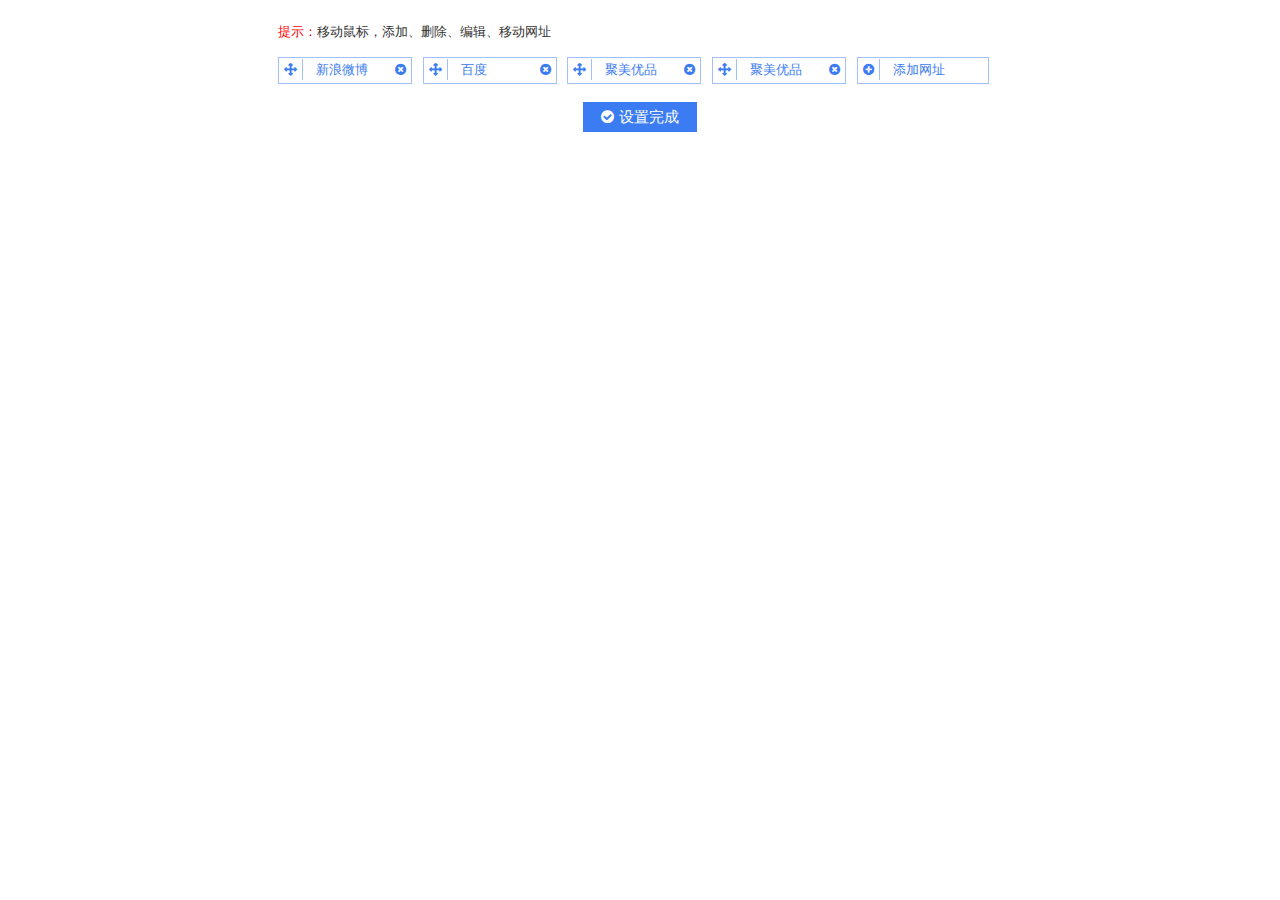
<file: addlink.html>
<!DOCTYPE html>
<html lang="en">
<head>
	<meta charset="UTF-8">
	<title>Document</title>
	<link rel="stylesheet" href="assets/css/amazeui.min.css" />
    <script src="assets/js/jquery.min.js"></script>
    <script src="assets/js/layer/layer.js"></script>
    <style><!--
	    .clear{clear: both; height: 0;}
    	.al_box{position:relative; width: 725px; margin: 0 auto;}
    	.p_20{}
    	li{list-style: none;}
    	.p_20>span{line-height: 40px; height: 40px; font-size: 13px; display: inline-block; margin-top: 12px;}
    	.p_20>span>em{font-style: normal; color: red;}
    	.p_20 ul li{position:relative; list-style-type: none; font-size: 13px; float: left; margin: 5px 10px 5px 0px; border: 1px solid #A1C0F9;}
    	.p_20 .al-li1{border-right: 1px solid #A1C0F9; padding: 3px 5px; color: #3B7CF2;}
    	.p_20 .al-li2{display: inline-block; width: 105px; padding: 2px 5px; padding-left: 10px; color: #3B7CF2;}
    	.p_20 .al-li2 .am-icon-times-circle{position: absolute; right: 5px;}
    	.move{cursor: move;}
    	.add{cursor: pointer;}
    	.foot{text-align: center; margin-top: 50px;}
    	.save {display: inline-block; background: #3B7CF2; color: #fff; font-size: 15px; padding: 3px 18px; margin-bottom: 20px;}
    	.save:hover {background: #3B62F2; color: #fff;}
    	.save:focus {background: #3B7CF2; color: #fff;}
    	.p_20 .li-move:hover{border-color: #A1C0F9; box-shadow: 0 0 6px 0 rgba(161, 192, 249, 0.5);}
    	.p_20 li.active{ border:1px dashed red;}
    	ul.cf1 {width: 440px; margin: 0; padding-top: 22px; }
    	.cf1:before, .cf1:after {content: "\20"; display: table; }
    	ul.cf1 li {width: 440px; float: left; padding-bottom: 10px; }
    	ul.cf1 li label {float: left; width: 44px; line-height: 30px; font-size: 13px; font-weight: 100;}
    	ul.cf1 li input {float: left; width: 335px; height: 30px; padding: 6px; border: 1px solid #97bdea; }
    	ul.cf1 .btn {padding: 12px 0 22px; text-align: center; }
    	ul.cf1 .btn .i-btn4 {text-align: center;display: inline-block; background: #3B7CF2; color: #fff; font-size: 15px; padding: 3px 18px; margin-bottom: 20px;width: 78px; border-radius: 3px;}
    	.cf1:after {clear: both; }
    --></style>
</head>
<body>
	<div class="al_box">
		<div class="p_20">
			<span><em>提示：</em>移动鼠标，添加、删除、编辑、移动网址</span>
		</div>
		<div class="p_20">
			<ul style="padding: 0;" id="ul1">
				<li class="li-move">
					<span class="al-li1 move"><i class="am-icon-arrows"></i></span>
					<a href="" class="al-li2">新浪微博<i class="am-icon-times-circle"></i></a>
				</li>
				<li class="li-move">
					<span class="al-li1 move"><i class="am-icon-arrows"></i></span>
					<a href="" class="al-li2">百度<i class="am-icon-times-circle"></i></a>
				</li>
				<li class="li-move">
					<span class="al-li1 move"><i class="am-icon-arrows"></i></span>
					<a href="" class="al-li2">聚美优品<i class="am-icon-times-circle"></i></a>
				</li>
				<li class="li-move">
					<span class="al-li1 move"><i class="am-icon-arrows"></i></span>
					<a href="" class="al-li2">聚美优品<i class="am-icon-times-circle"></i></a>
				</li>
				<li class="li-add">
					<span class="al-li1 add"><i class="am-icon-plus-circle"></i></span>
					<a href="" class="al-li2">添加网址</a>
				</li>
				<div class="clear"></div>
			</ul>
		</div>
		<div class="foot">
	        <a href="javascript:;" class="am-icon-check-circle save"> 设置完成</a>
	    </div>
	</div>
	<script>
		window.onload = function() {
				var oUl= document.getElementById("ul1");
				var aLi = oUl.getElementsByTagName("li");
				var disX = 0;
				var disY = 0;
				var minZindex = 1;
				var aPos =[];
				for(var i=0;i<aLi.length;i++){
					var t = aLi[i].offsetTop;
					var l = aLi[i].offsetLeft;
					aLi[i].style.top = t+"px";
					aLi[i].style.left = l+"px";
					aPos[i] = {left:l,top:t};
					aLi[i].index = i;
				}
				for(var i=0;i<aLi.length;i++){
					aLi[i].style.position = "absolute";
					aLi[i].style.margin = 0;
					setDrag(aLi[i]);
				}
				//拖拽
				function setDrag(obj){
					// obj.onmouseover = function(){
					// 	obj.style.cursor = "move";
					// }
					obj.onmousedown = function(event){
						var scrollTop = document.documentElement.scrollTop||document.body.scrollTop;
						var scrollLeft = document.documentElement.scrollLeft||document.body.scrollLeft;
						obj.style.zIndex = minZindex++;
						//当鼠标按下时计算鼠标与拖拽对象的距离
						disX = event.clientX +scrollLeft-obj.offsetLeft;
						disY = event.clientY +scrollTop-obj.offsetTop;
						document.onmousemove=function(event){
							//当鼠标拖动时计算div的位置
							var l = event.clientX -disX +scrollLeft;
							var t = event.clientY -disY + scrollTop;
							obj.style.left = l + "px";
							obj.style.top = t + "px";
							/*for(var i=0;i<aLi.length;i++){
								aLi[i].className = "";
								if(obj==aLi[i])continue;//如果是自己则跳过自己不加红色虚线
								if(colTest(obj,aLi[i])){
									aLi[i].className = "active";
								}
							}*/
							for(var i=0;i<aLi.length;i++){
								aLi[i].className = "";
							}
							var oNear = findMin(obj);
							if(oNear){
								oNear.className = "active";
							}
						}
						document.onmouseup = function(){
							document.onmousemove = null;//当鼠标弹起时移出移动事件
							document.onmouseup = null;//移出up事件，清空内存
							//检测是否普碰上，在交换位置
							var oNear = findMin(obj);
							if(oNear){
								oNear.className = "";
								oNear.style.zIndex = minZindex++;
								obj.style.zIndex = minZindex++;
								startMove(oNear,aPos[obj.index]);
								startMove(obj,aPos[oNear.index]);
								//交换index
								oNear.index += obj.index;
								obj.index = oNear.index - obj.index;
								oNear.index = oNear.index - obj.index;
							}else{

								startMove(obj,aPos[obj.index]);
							}
						}
						clearInterval(obj.timer);
						return false;//低版本出现禁止符号
					}
				}
				//碰撞检测
				function colTest(obj1,obj2){
					var t1 = obj1.offsetTop;
					var r1 = obj1.offsetWidth+obj1.offsetLeft;
					var b1 = obj1.offsetHeight+obj1.offsetTop;
					var l1 = obj1.offsetLeft;

					var t2 = obj2.offsetTop;
					var r2 = obj2.offsetWidth+obj2.offsetLeft;
					var b2 = obj2.offsetHeight+obj2.offsetTop;
					var l2 = obj2.offsetLeft;

					if(t1>b2||r1<l2||b1<t2||l1>r2){
						return false;
					}else{
						return true;
					}
				}
				//勾股定理求距离
				function getDis(obj1,obj2){
					var a = obj1.offsetLeft-obj2.offsetLeft;
					var b = obj1.offsetTop-obj2.offsetTop;
					return Math.sqrt(Math.pow(a,2)+Math.pow(b,2));
				}
				//找到距离最近的
				function findMin(obj){
					var minDis = 999999999;
					var minIndex = -1;
					for(var i=0;i<aLi.length;i++){
						if(obj==aLi[i])continue;
						if(colTest(obj,aLi[i])){
							var dis = getDis(obj,aLi[i]);
							if(dis<minDis){
								minDis = dis;
								minIndex = i;
							}
						}
					}
					if(minIndex==-1){
						return null;
					}else{
						return aLi[minIndex];
					}
				}	
			}
		//通过class获取元素
		function getClass(cls){
		    var ret = [];
		    var els = document.getElementsByTagName("*");
		    for (var i = 0; i < els.length; i++){
		        //判断els[i]中是否存在cls这个className;.indexOf("cls")判断cls存在的下标，如果下标>=0则存在;
		        if(els[i].className === cls || els[i].className.indexOf("cls")>=0 || els[i].className.indexOf(" cls")>=0 || els[i].className.indexOf(" cls ")>0){
		            ret.push(els[i]);
		        }
		    }
		    return ret;
		}
		function getStyle(obj,attr){//解决JS兼容问题获取正确的属性值
			return obj.currentStyle?obj.currentStyle[attr]:getComputedStyle(obj,false)[attr];
		}
		function startMove(obj,json,fun){
			clearInterval(obj.timer);
			obj.timer = setInterval(function(){
				var isStop = true;
				for(var attr in json){
					var iCur = 0;
					//判断运动的是不是透明度值
					if(attr=="opacity"){
						iCur = parseInt(parseFloat(getStyle(obj,attr))*100);
					}else{
						iCur = parseInt(getStyle(obj,attr));
					}
					var ispeed = (json[attr]-iCur)/8;
					//运动速度如果大于0则向下取整，如果小于0想上取整；
					ispeed = ispeed>0?Math.ceil(ispeed):Math.floor(ispeed);
					//判断所有运动是否全部完成
					if(iCur!=json[attr]){
						isStop = false;
					}
					//运动开始
					if(attr=="opacity"){
						obj.style.filter = "alpha:(opacity:"+(json[attr]+ispeed)+")";
						obj.style.opacity = (json[attr]+ispeed)/100;
					}else{
						obj.style[attr] = iCur+ispeed+"px";
					}
				}
				//判断是否全部完成
				if(isStop){
					clearInterval(obj.timer);
					if(fun){
						fun();
					}
				}
			},30);
		}
	</script>
	<script>
		//是否删除
		$('.am-icon-times-circle').on('click', function() {
			layer.msg('大部分参数都是可以公用的<br>合理搭配，展示不一样的风格', {
			  time: 20000, //20s后自动关闭
			  btn: ['确定', '取消'],
			  zIndex:19891015
			});
			// $(this).parent().parent('li').remove();
		});

		// 添加网址
		$('.am-icon-plus-circle').on('click', function(){
		  layer.open({
		  type: 1,
		  area: ['480px', '250px'],
		  shadeClose: false, //点击遮罩关闭
		  zIndex:19891015,
		  content: '<ul class="cf1"><li><label>网址:</label><input class="url" type="text" value="http://"></li><li><label>名称:</label><input class="title" type="text"></li><li class="btn"><a href="javascript:;" class="save i-btn4">保存</a> &nbsp;<a href="javascript:;" class="cancel i-btn4">取消</a></li></ul>'
		  });
		});
	</script>
</body>
</html>
</file>
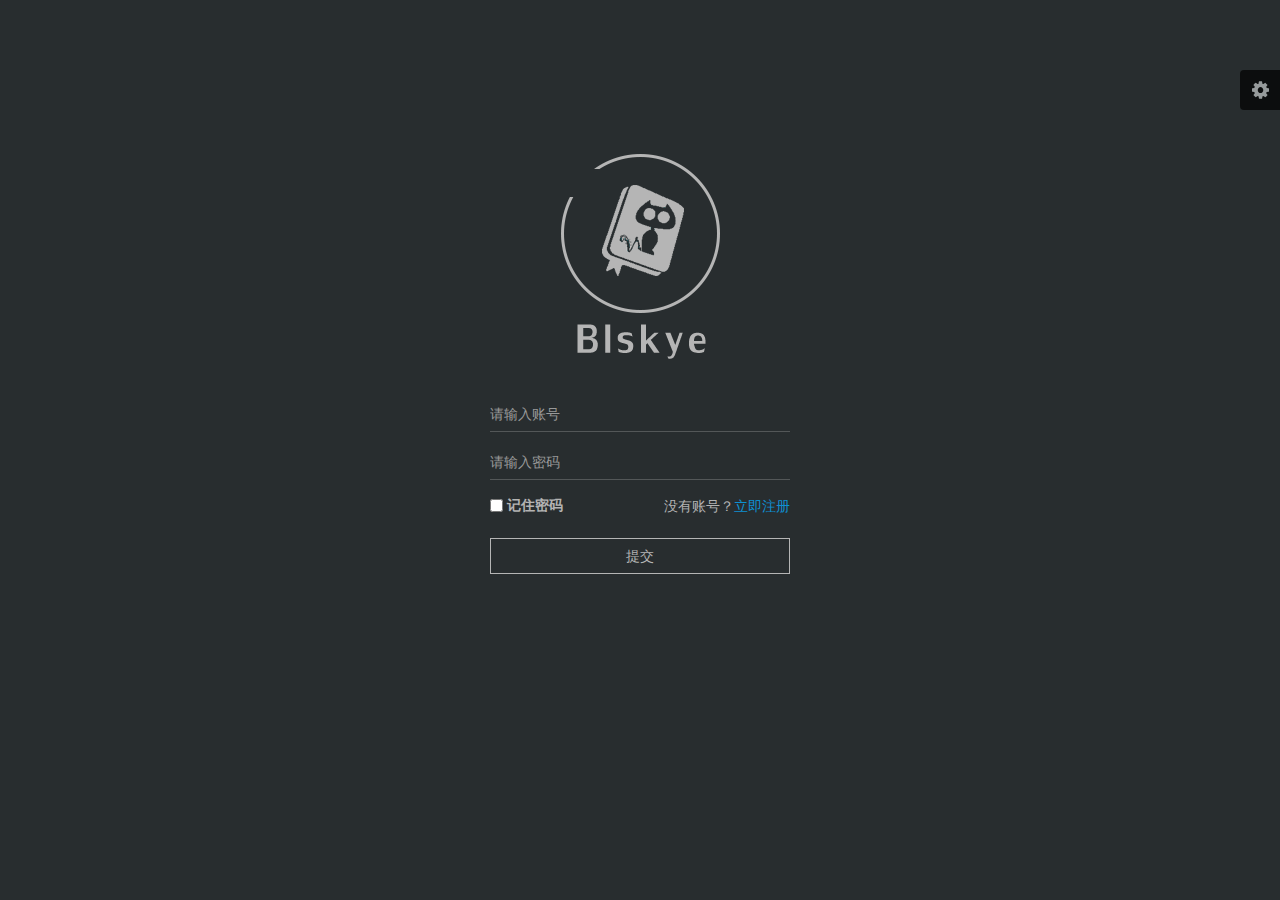
<file: login.html>
<!DOCTYPE html>
<html lang="en">

<head>
    <meta charset="utf-8">
    <meta http-equiv="X-UA-Compatible" content="IE=edge">
    <title>Amaze UI Admin index Examples</title>
    <meta name="description" content="这是一个 index 页面">
    <meta name="keywords" content="index">
    <meta name="viewport" content="width=device-width, initial-scale=1">
    <meta name="renderer" content="webkit">
    <meta http-equiv="Cache-Control" content="no-siteapp" />
    <link rel="icon" type="image/png" href="assets/i/favicon.png">
    <link rel="apple-touch-icon-precomposed" href="assets/i/app-icon72x72@2x.png">
    <meta name="apple-mobile-web-app-title" content="Amaze UI" />
    <link rel="stylesheet" href="assets/css/amazeui.min.css" />
    <link rel="stylesheet" href="assets/css/amazeui.datatables.min.css" />
    <link rel="stylesheet" href="assets/css/app.css">
    <link rel="stylesheet" href="assets/css/login.css">
    <script src="assets/js/jquery.min.js"></script>

</head>

<body data-type="login">
    <script src="assets/js/theme.js"></script>
    <div class="am-g tpl-g">
        <!-- 风格切换 -->
        <div class="tpl-skiner">
            <div class="tpl-skiner-toggle am-icon-cog">
            </div>
            <div class="tpl-skiner-content">
                <div class="tpl-skiner-content-title">
                    选择主题
                </div>
                <div class="tpl-skiner-content-bar">
                    <span class="skiner-color skiner-white" data-color="theme-white"></span>
                    <span class="skiner-color skiner-black" data-color="theme-black"></span>
                </div>
            </div>
        </div>
        <div class="tpl-login">
            <div class="tpl-login-content">
                <div class="tpl-login-logo">

                </div>



                <form class="am-form tpl-form-line-form">
                    <div class="am-form-group">
                        <input type="text" class="tpl-form-input" id="user-name" placeholder="请输入账号">

                    </div>

                    <div class="am-form-group">
                        <input type="password" class="tpl-form-input" id="user-name" placeholder="请输入密码">

                    </div>
                    <div class="am-form-group tpl-login-remember-me">
                        <input id="remember-me" type="checkbox">
                        <label for="remember-me">
       
                        记住密码
                         </label>
                         <span class="am-fr">没有账号？<a href="sign-up.html">立即注册</a></span>

                    </div>






                    <div class="am-form-group">

                        <button type="button" class="am-btn am-btn-primary  am-btn-block tpl-btn-bg-color-success  tpl-login-btn">提交</button>

                    </div>
                </form>
            </div>
        </div>
    </div>
    <script src="assets/js/amazeui.min.js"></script>
    <script src="assets/js/app.js"></script>

</body>

</html>
</file>
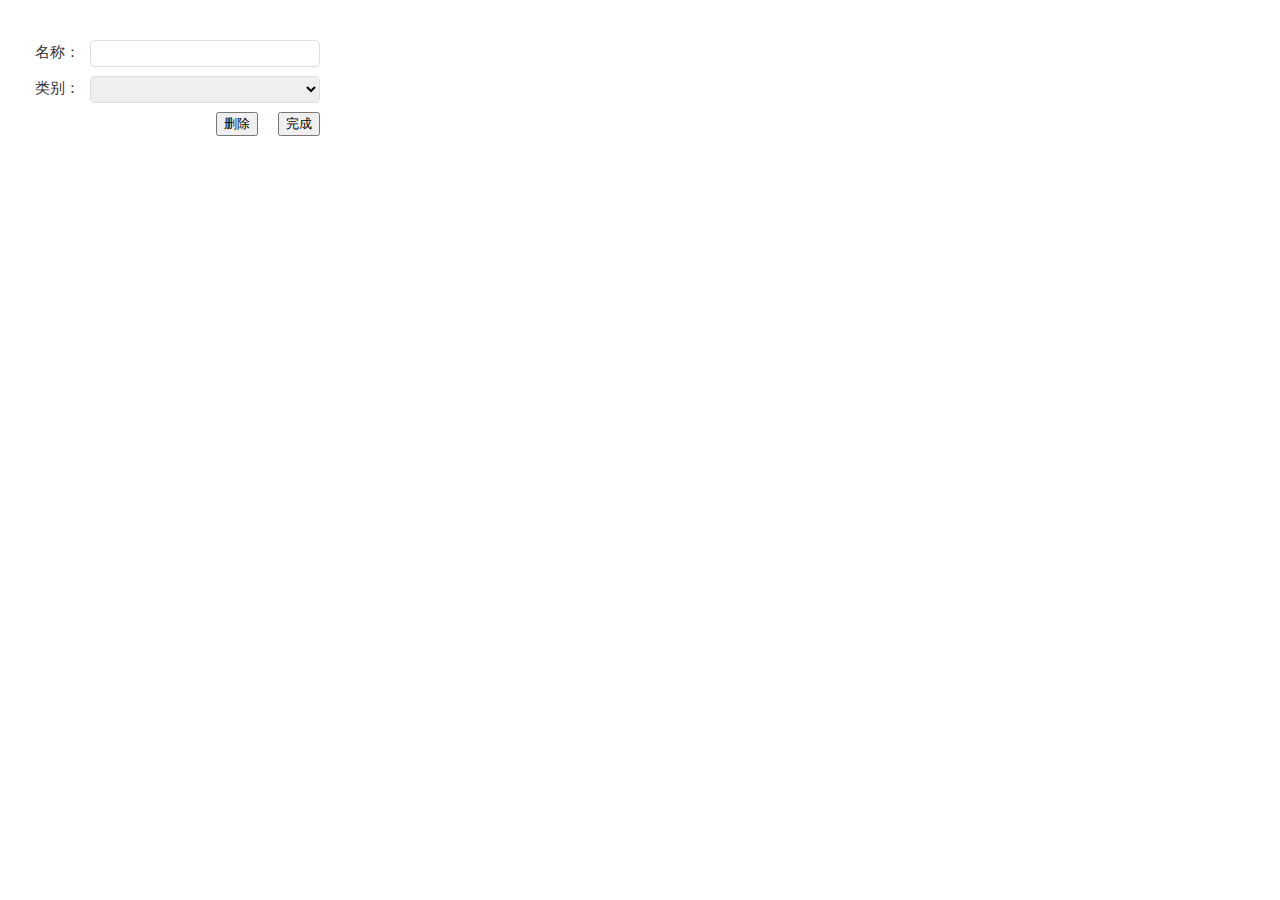
<file: chrome-app/popup.html>
<!DOCTYPE html>
<html lang="en">
<head>
    <meta charset="UTF-8">
    <title>Title</title>
    <link rel="stylesheet" href="css/popup.css">
</head>
<body>
<div id="pop">
    <form action="">
        <div class="form-group">
            <label for="" class="fl pop-label">名称：</label><input type="text" id="" class="fr pop-text">
        </div>
        <div class="form-group">
            <label for="" class="fl pop-label">类别：</label>
            <select name="" id="" class="fr pop-text pop-select">
                <option value=""></option>
                <option value=""></option>
            </select>
        </div>
        <div class="form-group">
            <label class="fl pop-label"></label>
            <button class="fr pop-btn">完成</button>
            <button class="fr">删除</button>
        </div>
    </form>
</div>
</body>
</html>
</file>
<file: assets/css/app.css>
ul,
li {
  list-style: none;
  padding: 0;
  margin: 0;
}
header {
  z-index: 1200;
  position: relative;
}
.tpl-header-logo {
  width: 240px;
  height: 57px;
  display: table;
  text-align: center;
  position: relative;
  z-index: 1300;
}
.tpl-header-logo a {
  display: table-cell;
  vertical-align: middle;
}
.tpl-header-logo img {
  width: 170px;
}
.tpl-header-fluid {
  margin-left: 240px;
  height: 56px;
  padding-left: 20px;
  padding-right: 20px;
}
.tpl-header-switch-button {
  margin-top: 0px;
  margin-bottom: 0px;
  float: left;
  color: #cfcfcf;
  margin-left: -20px;
  margin-right: 0;
  border: 0;
  border-radius: 0;
  padding: 0px 22px;
  font-size: 22px;
  line-height: 55px;
}
.tpl-header-switch-button:hover {
  outline: none;
}
.tpl-header-search-form {
  height: 54px;
  line-height: 52px;
  margin-left: 10px;
}
.tpl-header-search-box,
.tpl-header-search-btn {
  transition: all 0.4s ease-in-out;
  color: #848c90;
  background: none;
  border: none;
  outline: none;
}
.tpl-header-search-box {
  font-size: 14px;
}
.tpl-header-search-box:hover,
.tpl-header-search-box:active {
  color: #fff;
}
.tpl-header-search-btn {
  font-size: 15px;
}
.tpl-header-search-btn:hover,
.tpl-header-search-btn:active {
  color: #fff;
}
.tpl-header-navbar {
  color: #fff;
}
.tpl-header-navbar li {
  float: left;
}
.tpl-header-navbar a {
  line-height: 56px;
  display: block;
  padding: 0 16px;
  position: relative;
}
.tpl-header-navbar a .item-feed-badge {
  position: absolute;
  top: 9px;
  left: 25px;
}
ul.tpl-dropdown-content {
  padding: 10px;
  margin-top: 0;
  width: 300px;
  background-color: #2f3638;
  border: 1px solid #525e62;
  border-radius: 0;
}
ul.tpl-dropdown-content li {
  float: none;
}
ul.tpl-dropdown-content:before,
ul.tpl-dropdown-content:after {
  display: none;
}
ul.tpl-dropdown-content .tpl-dropdown-menu-notifications-title {
  font-size: 12px;
  float: left;
  color: rgba(255, 255, 255, 0.7);
}
ul.tpl-dropdown-content .tpl-dropdown-menu-notifications-time {
  float: right;
  text-align: right;
  color: rgba(255, 255, 255, 0.7);
  font-size: 11px;
  width: 50px;
  margin-left: 10px;
}
ul.tpl-dropdown-content .tpl-dropdown-menu-notifications:last-child .tpl-dropdown-menu-notifications-item {
  text-align: center;
  border: none;
  font-size: 12px;
}
ul.tpl-dropdown-content .tpl-dropdown-menu-notifications:last-child .tpl-dropdown-menu-notifications-item i {
  margin-left: -6px;
}
ul.tpl-dropdown-content .tpl-dropdown-menu-messages:last-child .tpl-dropdown-menu-messages-item {
  text-align: center;
  border: none;
  font-size: 12px;
}
ul.tpl-dropdown-content .tpl-dropdown-menu-messages:last-child .tpl-dropdown-menu-messages-item i {
  margin-left: -6px;
}
ul.tpl-dropdown-content .tpl-dropdown-menu-notifications-item,
ul.tpl-dropdown-content .tpl-dropdown-menu-messages-item {
  padding: 12px;
  color: #fff;
  line-height: 20px;
  border-bottom: 1px solid rgba(255, 255, 255, 0.15);
}
ul.tpl-dropdown-content .tpl-dropdown-menu-notifications-item:hover,
ul.tpl-dropdown-content .tpl-dropdown-menu-messages-item:hover,
ul.tpl-dropdown-content .tpl-dropdown-menu-notifications-item:focus,
ul.tpl-dropdown-content .tpl-dropdown-menu-messages-item:focus {
  background-color: #465154;
  color: #fff;
}
ul.tpl-dropdown-content .tpl-dropdown-menu-notifications-item .menu-messages-ico,
ul.tpl-dropdown-content .tpl-dropdown-menu-messages-item .menu-messages-ico {
  line-height: initial;
  float: left;
  width: 35px;
  height: 35px;
  border-radius: 50%;
  margin-right: 10px;
  margin-top: 6px;
  overflow: hidden;
}
ul.tpl-dropdown-content .tpl-dropdown-menu-notifications-item .menu-messages-ico img,
ul.tpl-dropdown-content .tpl-dropdown-menu-messages-item .menu-messages-ico img {
  width: 100%;
  height: auto;
  vertical-align: middle;
}
ul.tpl-dropdown-content .tpl-dropdown-menu-notifications-item .menu-messages-time,
ul.tpl-dropdown-content .tpl-dropdown-menu-messages-item .menu-messages-time {
  float: right;
  text-align: right;
  color: rgba(255, 255, 255, 0.7);
  font-size: 11px;
  width: 40px;
  margin-left: 10px;
}
ul.tpl-dropdown-content .tpl-dropdown-menu-notifications-item .menu-messages-content,
ul.tpl-dropdown-content .tpl-dropdown-menu-messages-item .menu-messages-content {
  display: block;
  font-size: 13px;
  margin-left: 45px;
  margin-right: 50px;
}
ul.tpl-dropdown-content .tpl-dropdown-menu-notifications-item .menu-messages-content .menu-messages-content-time,
ul.tpl-dropdown-content .tpl-dropdown-menu-messages-item .menu-messages-content .menu-messages-content-time {
  margin-top: 3px;
  color: rgba(255, 255, 255, 0.7);
  font-size: 11px;
}
.am-dimmer {
  z-index: 1200;
}
.am-modal {
  z-index: 1300;
}
.am-datepicker-dropdown {
  z-index: 1400;
}
.tpl-skiner {
  transition: all 0.4s ease-in-out;
  position: fixed;
  z-index: 10000;
  right: -130px;
  top: 65px;
}
.tpl-skiner.active {
  right: 0px;
}
.tpl-skiner-content {
  background: rgba(0, 0, 0, 0.7);
  width: 130px;
  padding: 15px;
  border-radius: 4px 0 0 4px;
  overflow: hidden;
}
.fc-content .am-icon-close {
  position: absolute;
  right: 0;
  top: 0px;
}
.tpl-skiner-toggle {
  position: absolute;
  top: 5px;
  left: -40px;
  width: 40px;
  color: #969a9b;
  font-size: 20px;
  height: 40px;
  line-height: 40px;
  text-align: center;
  background: rgba(0, 0, 0, 0.7);
  cursor: pointer;
  border-top-left-radius: 4px;
  border-bottom-left-radius: 4px;
}
.tpl-skiner-content-title {
  margin: 0;
  margin-bottom: 4px;
  padding-bottom: 4px;
  font-size: 16px;
  text-transform: uppercase;
  color: #fff;
  border-bottom: 1px solid rgba(255, 255, 255, 0.3);
}
.tpl-skiner-content-bar {
  padding-top: 10px;
}
.tpl-skiner-content-bar .skiner-color {
  transition: all 0.4s ease-in-out;
  float: left;
  width: 25px;
  height: 25px;
  margin-right: 10px;
  cursor: pointer;
}
.tpl-skiner-content-bar .skiner-white {
  background: #fff;
  border: 2px solid #eee;
}
.tpl-skiner-content-bar .skiner-black {
  background: #000;
  border: 2px solid #222;
}
.sub-active {
  color: #fff!important;
}
.left-sidebar {
  transition: all 0.4s ease-in-out;
  width: 240px;
  min-height: 100%;
  padding-top: 57px;
  position: absolute;
  z-index: 1104;
  top: 0;
  left: 0px;
}
.left-sidebar.xs-active {
  left: 0px;
}
.left-sidebar.active {
  left: -240px;
}
.tpl-sidebar-user-panel {
  padding: 22px;
  padding-top: 28px;
}
.tpl-user-panel-profile-picture {
  border-radius: 50%;
  width: 82px;
  height: 82px;
  margin-bottom: 10px;
  overflow: hidden;
}
.tpl-user-panel-profile-picture img {
  width: auto;
  height: 82px;
  vertical-align: middle;
}
.tpl-user-panel-status-icon {
  margin-right: 2px;
}
.user-panel-logged-in-text {
  display: block;
  color: #cfcfcf;
  font-size: 14px;
}
.tpl-user-panel-action-link {
  color: #6d787c;
  font-size: 12px;
}
.tpl-user-panel-action-link:hover {
  color: #a2aaad;
}
.sidebar-nav {
  list-style-type: none;
  padding: 0;
  margin: 0;
}
.sidebar-nav-sub {
  display: none;
}
.sidebar-nav-sub .sidebar-nav-link {
  font-size: 12px;
  padding-left: 30px;
}
.sidebar-nav-sub .sidebar-nav-link a {
  font-size: 12px;
  padding-left: 0;
}
.sidebar-nav-sub .sidebar-nav-link-logo {
  margin-right: 8px;
  width: 20px;
  font-size: 16px;
}
.sidebar-nav-sub-ico-rotate {
  -webkit-transform: rotate(180deg);
  transform: rotate(180deg);
  -webkit-transition: all 300ms;
  transition: all 300ms;
}
.sidebar-nav-link-logo-ico {
  margin-top: 5px;
}
.sidebar-nav-heading {
  padding: 24px 17px;
  font-size: 15px;
  font-weight: 500;
}
.sidebar-nav-heading-info {
  font-size: 12px;
  color: #868E8E;
  padding-left: 10px;
}
.sidebar-nav-link-logo {
  margin-right: 8px;
  width: 20px;
  font-size: 16px;
}
.sidebar-nav-link {
  color: #fff;
}
.sidebar-nav-link a {
  display: block;
  color: #868E8E;
  padding: 10px 17px;
  border-left: #282d2f 3px solid;
  font-size: 14px;
  cursor: pointer;
}
.sidebar-nav-link a.active {
  cursor: pointer;
  border-left: #1CA2CE 3px solid;
  color: #fff;
}
.sidebar-nav-link a:hover {
  color: #fff;
}
.tpl-content-wrapper {
  transition: all 0.4s ease-in-out;
  position: relative;
  margin-left: 240px;
  z-index: 1101;
  min-height: 922px;
  border-bottom-left-radius: 3px;
}
.tpl-content-wrapper.xs-active {
  margin-left: 240px;
}
.tpl-content-wrapper.active {
  margin-left: 0;
}
.page-header {
  background: #424b4f;
  margin-top: 0;
  margin-bottom: 0;
  padding: 40px 0;
  border-bottom: 0;
}
.container-fluid {
  margin-top: 0;
  margin-bottom: 0;
  padding: 40px 0;
  border-bottom: 0;
  padding-left: 20px;
  padding-right: 20px;
}
.row {
  margin-right: -10px;
  margin-left: -10px;
}
.page-header-description {
  margin-top: 4px;
  margin-bottom: 0;
  font-size: 14px;
  color: #e6e6e6;
}
.page-header-heading {
  font-size: 20px;
  font-weight: 400;
}
.page-header-heading .page-header-heading-ico {
  font-size: 28px;
  position: relative;
  top: 3px;
}
.page-header-heading small {
  font-weight: normal;
  line-height: 1;
  color: #B3B3B3;
}
.page-header-button {
  transition: all 0.4s ease-in-out;
  opacity: 0.3;
  float: right;
  outline: none;
  border: 1px solid #fff;
  padding: 16px 36px;
  font-size: 23px;
  line-height: 23px;
  border-radius: 0;
  padding-top: 14px;
  color: #fff;
  background-color: rgba(0, 0, 0, 0);
  font-weight: 500;
}
.page-header-button:hover {
  background-color: #ffffff;
  color: #333;
  opacity: 1;
}
.widget {
  width: 100%;
  min-height: 148px;
  margin-bottom: 20px;
  border-radius: 0;
  position: relative;
}
.widget-head {
  width: 100%;
  padding: 15px;
}
.widget-title {
  font-size: 14px;
}
.widget-fluctuation-period-text {
  display: inline-block;
  font-size: 16px;
  line-height: 20px;
  margin-bottom: 9px;
}
.widget-body {
  padding: 13px 15px;
  width: 100%;
}
.row-content {
  padding: 20px;
}
.widget-fluctuation-description-text {
  margin-top: 4px;
  display: block;
  font-size: 12px;
  line-height: 13px;
}
.widget-fluctuation-description-amount {
  display: block;
  font-size: 20px;
  line-height: 22px;
}
.widget-statistic-header {
  position: relative;
  z-index: 35;
  display: block;
  font-size: 14px;
  text-transform: uppercase;
  margin-bottom: 8px;
}
.widget-body-md {
  height: 200px;
}
.widget-body-lg {
  min-height: 330px;
}
.widget-margin-bottom-lg {
  margin-bottom: 20px;
}
.tpl-table-black-operation a {
  display: inline-block;
  padding: 5px 6px;
  font-size: 12px;
  line-height: 12px;
}
.tpl-switch input[type="checkbox"] {
  position: absolute;
  opacity: 0;
  width: 50px;
  height: 20px;
}
.tpl-switch input[type="checkbox"].ios-switch + div {
  vertical-align: middle;
  width: 40px;
  height: 20px;
  border-radius: 999px;
  background-color: rgba(0, 0, 0, 0.1);
  -webkit-transition-duration: .4s;
  -webkit-transition-property: background-color, box-shadow;
  margin-top: 6px;
}
.tpl-switch input[type="checkbox"].ios-switch:checked + div {
  width: 40px;
  background-position: 0 0;
  background-color: #36c6d3;
}
.tpl-switch input[type="checkbox"].tinyswitch.ios-switch + div {
  width: 34px;
  height: 18px;
}
.tpl-switch input[type="checkbox"].bigswitch.ios-switch + div {
  width: 50px;
  height: 25px;
}
.tpl-switch input[type="checkbox"].green.ios-switch:checked + div {
  background-color: #00e359;
  border: 1px solid #00a23f;
  box-shadow: inset 0 0 0 10px #00e359;
}
.tpl-switch input[type="checkbox"].ios-switch + div > div {
  float: left;
  width: 18px;
  height: 18px;
  border-radius: inherit;
  background: #ffffff;
  -webkit-transition-timing-function: cubic-bezier(0.54, 1.85, 0.5, 1);
  -webkit-transition-duration: 0.4s;
  -webkit-transition-property: transform, background-color, box-shadow;
  -moz-transition-timing-function: cubic-bezier(0.54, 1.85, 0.5, 1);
  -moz-transition-duration: 0.4s;
  -moz-transition-property: transform, background-color;
  pointer-events: none;
  margin-top: 1px;
  margin-left: 1px;
}
.tpl-switch input[type="checkbox"].ios-switch:checked + div > div {
  -webkit-transform: translate3d(20px, 0, 0);
  -moz-transform: translate3d(20px, 0, 0);
  background-color: #ffffff;
}
.tpl-switch input[type="checkbox"].tinyswitch.ios-switch + div > div {
  width: 16px;
  height: 16px;
  margin-top: 1px;
}
.tpl-switch input[type="checkbox"].tinyswitch.ios-switch:checked + div > div {
  -webkit-transform: translate3d(16px, 0, 0);
  -moz-transform: translate3d(16px, 0, 0);
  box-shadow: 0px 2px 5px rgba(0, 0, 0, 0.3), 0px 0px 0 1px #0850ac;
}
.tpl-switch input[type="checkbox"].bigswitch.ios-switch + div > div {
  width: 23px;
  height: 23px;
  margin-top: 1px;
}
.tpl-switch input[type="checkbox"].bigswitch.ios-switch:checked + div > div {
  -webkit-transform: translate3d(25px, 0, 0);
  -moz-transform: translate3d(16px, 0, 0);
}
.tpl-switch input[type="checkbox"].green.ios-switch:checked + div > div {
  box-shadow: 0px 2px 5px rgba(0, 0, 0, 0.3), 0 0 0 1px #00a23f;
}
.tpl-page-state {
  width: 100%;
}
.tpl-page-state-title {
  font-size: 40px;
  font-weight: bold;
}
.tpl-page-state-content {
  padding: 10px 0;
}
.tpl-login {
  width: 100%;
}
.tpl-login-logo {
  max-width: 159px;
  height: 205px;
  margin: 0 auto;
  margin-bottom: 20px;
}
.tpl-login-title {
  width: 100%;
  font-size: 24px;
}
.tpl-login-content {
  width: 300px;
  margin: 12% auto 0;
}
.tpl-login-remember-me {
  color: #B3B3B3;
  font-size: 14px;
}
.tpl-login-remember-me label {
  position: relative;
  top: -2px;
}
.tpl-login-content-info {
  color: #B3B3B3;
  font-size: 14px;
}
.cl-p {
  padding: 0!important;
}
.tpl-table-line-img {
  max-width: 100px;
  padding: 2px;
}
.tpl-table-list-select {
  text-align: right;
}
.fc-button-group,
.fc button {
  display: block;
}
.theme-white {
  background: #e9ecf3;
}
.theme-white .sidebar-nav-sub .sidebar-nav-link-logo {
  margin-left: 10px;
}
.theme-white .tpl-header-search-box:hover,
.theme-white .tpl-header-search-box:active .tpl-error-title {
  color: #848c90;
}
.theme-white .tpl-error-title-info {
  line-height: 30px;
  font-size: 21px;
  margin-top: 20px;
  text-align: center;
  color: #dce2ec;
}
.theme-white .tpl-error-btn {
  background: #03a9f3;
  border: 1px solid #03a9f3;
  border-radius: 30px;
  padding: 6px 20px 8px;
}
.theme-white .tpl-error-content {
  margin-top: 20px;
  margin-bottom: 20px;
  font-size: 16px;
  text-align: center;
  color: #96a2b4;
}
.theme-white .tpl-calendar-box {
  background: #fff;
  border-radius: 4px;
  padding: 20px;
}
.theme-white .tpl-calendar-box .fc-event {
  border-radius: 0;
  background: #03a9f3;
  border: 1px solid #14b0f6;
}
.theme-white .tpl-calendar-box .fc-axis {
  color: #868E8E;
}
.theme-white .tpl-calendar-box .fc-unthemed .fc-today {
  background: #eee;
}
.theme-white .tpl-calendar-box .fc-more {
  color: #868E8E;
}
.theme-white .tpl-calendar-box .fc th.fc-widget-header {
  background: #32c5d2!important;
  color: #ffffff;
  font-size: 14px;
  line-height: 20px;
  padding: 7px 0px;
  text-transform: uppercase;
  border: none!important;
}
.theme-white .tpl-calendar-box .fc th.fc-widget-header a {
  color: #fff;
}
.theme-white .tpl-calendar-box .fc-center h2 {
  color: #868E8E;
}
.theme-white .tpl-calendar-box .fc-state-default {
  background-image: none;
  background: #fff;
  font-size: 14px;
  color: #868E8E;
}
.theme-white .tpl-calendar-box .fc th,
.theme-white .tpl-calendar-box .fc td,
.theme-white .tpl-calendar-box .fc hr,
.theme-white .tpl-calendar-box .fc thead,
.theme-white .tpl-calendar-box .fc tbody,
.theme-white .tpl-calendar-box .fc-row {
  border-color: #eee!important;
}
.theme-white .tpl-calendar-box .fc-day-number {
  color: #868E8E;
  padding-right: 6px;
}
.theme-white .tpl-calendar-box .fc th {
  color: #868E8E;
  font-weight: normal;
  font-size: 14px;
  padding: 6px 0;
}
.theme-white .tpl-login-logo {
  background: url(../img/logoa.png) center no-repeat;
}
.theme-white .sub-active {
  color: #23abf0!important;
}
.theme-white .tpl-table-line-img {
  border: 1px solid #ddd;
}
.theme-white .tpl-pagination .am-disabled a,
.theme-white .tpl-pagination li a {
  color: #23abf0;
  border-radius: 3px;
  padding: 6px 12px;
}
.theme-white .tpl-pagination .am-active a {
  background: #23abf0;
  color: #fff;
  border: 1px solid #23abf0;
  padding: 6px 12px;
}
.theme-white .tpl-login-btn {
  background-color: #32c5d2;
  border: none;
  padding: 10px 16px;
  font-size: 14px;
  line-height: 14px;
  outline: none;
}
.theme-white .tpl-login-btn:hover,
.theme-white .tpl-login-btn:active {
  background: #22b2e1;
  color: #fff;
}
.theme-white .tpl-login-title {
  color: #697882;
}
.theme-white .tpl-login-title strong {
  color: #39bae4;
}
.theme-white .tpl-login-content {
  width: 500px;
  padding: 40px 40px 25px;
  background-color: #fff;
  border-radius: 4px;
}
.theme-white .tpl-form-line-form,
.theme-white .tpl-form-border-form {
  padding-top: 20px;
}
.theme-white .tpl-form-border-form input[type=number]:focus,
.theme-white .tpl-form-border-form input[type=search]:focus,
.theme-white .tpl-form-border-form input[type=text]:focus,
.theme-white .tpl-form-border-form input[type=password]:focus,
.theme-white .tpl-form-border-form input[type=datetime]:focus,
.theme-white .tpl-form-border-form input[type=datetime-local]:focus,
.theme-white .tpl-form-border-form input[type=date]:focus,
.theme-white .tpl-form-border-form input[type=month]:focus,
.theme-white .tpl-form-border-form input[type=time]:focus,
.theme-white .tpl-form-border-form input[type=week]:focus,
.theme-white .tpl-form-border-form input[type=email]:focus,
.theme-white .tpl-form-border-form input[type=url]:focus,
.theme-white .tpl-form-border-form input[type=tel]:focus,
.theme-white .tpl-form-border-form input[type=color]:focus,
.theme-white .tpl-form-border-form select:focus,
.theme-white .tpl-form-border-form textarea:focus,
.theme-white .am-form-field:focus {
  -webkit-box-shadow: none;
  box-shadow: none;
}
.theme-white .tpl-form-border-form input[type=number],
.theme-white .tpl-form-border-form input[type=search],
.theme-white .tpl-form-border-form input[type=text],
.theme-white .tpl-form-border-form input[type=password],
.theme-white .tpl-form-border-form input[type=datetime],
.theme-white .tpl-form-border-form input[type=datetime-local],
.theme-white .tpl-form-border-form input[type=date],
.theme-white .tpl-form-border-form input[type=month],
.theme-white .tpl-form-border-form input[type=time],
.theme-white .tpl-form-border-form input[type=week],
.theme-white .tpl-form-border-form input[type=email],
.theme-white .tpl-form-border-form input[type=url],
.theme-white .tpl-form-border-form input[type=tel],
.theme-white .tpl-form-border-form input[type=color],
.theme-white .tpl-form-border-form select,
.theme-white .tpl-form-border-form textarea,
.theme-white .am-form-field {
  display: block;
  width: 100%;
  padding: 6px 12px;
  line-height: 1.42857;
  color: #4d6b8a;
  background-color: #fff;
  background-image: none;
  border-radius: 4px;
  -webkit-box-shadow: inset 0 1px 1px rgba(0, 0, 0, 0.075);
  box-shadow: inset 0 1px 1px rgba(0, 0, 0, 0.075);
  -webkit-transition: border-color ease-in-out 0.15s, box-shadow ease-in-out 0.15s;
  -o-transition: border-color ease-in-out 0.15s, box-shadow ease-in-out 0.15s;
  transition: border-color ease-in-out 0.15s, box-shadow ease-in-out 0.15s;
  background: 0 0;
  border: 0;
  border: 1px solid #c2cad8;
  -webkit-border-radius: 0;
  -moz-border-radius: 0;
  -ms-border-radius: 0;
  text-indent: .5em;
  -o-border-radius: 0;
  border-radius: 0;
  color: #555;
  box-shadow: none;
  padding-left: 0;
  padding-right: 0;
  font-size: 14px;
}
.theme-white .tpl-form-border-form .am-checkbox,
.theme-white .tpl-form-border-form .am-checkbox-inline,
.theme-white .tpl-form-border-form .am-form-label,
.theme-white .tpl-form-border-form .am-radio,
.theme-white .tpl-form-border-form .am-radio-inline {
  margin-top: 0;
  margin-bottom: 0;
}
.theme-white .tpl-form-border-form .am-form-group:after {
  clear: both;
}
.theme-white .tpl-form-border-form .am-form-group:after,
.theme-white .tpl-form-border-form .am-form-group:before {
  content: " ";
  display: table;
}
.theme-white .tpl-form-border-form .am-form-label {
  padding-top: 5px;
  font-size: 16px;
  color: #888;
  font-weight: inherit;
  text-align: right;
}
.theme-white .tpl-form-border-form .am-form-group {
  /*padding: 20px 0;*/
}
.theme-white .tpl-form-border-form .am-form-label .tpl-form-line-small-title {
  color: #999;
  font-size: 12px;
}
.theme-white .tpl-form-line-form input[type=number]:focus,
.theme-white .tpl-form-line-form input[type=search]:focus,
.theme-white .tpl-form-line-form input[type=text]:focus,
.theme-white .tpl-form-line-form input[type=password]:focus,
.theme-white .tpl-form-line-form input[type=datetime]:focus,
.theme-white .tpl-form-line-form input[type=datetime-local]:focus,
.theme-white .tpl-form-line-form input[type=date]:focus,
.theme-white .tpl-form-line-form input[type=month]:focus,
.theme-white .tpl-form-line-form input[type=time]:focus,
.theme-white .tpl-form-line-form input[type=week]:focus,
.theme-white .tpl-form-line-form input[type=email]:focus,
.theme-white .tpl-form-line-form input[type=url]:focus,
.theme-white .tpl-form-line-form input[type=tel]:focus,
.theme-white .tpl-form-line-form input[type=color]:focus,
.theme-white .tpl-form-line-form select:focus,
.theme-white .tpl-form-line-form textarea:focus,
.theme-white .am-form-field:focus {
  -webkit-box-shadow: none;
  box-shadow: none;
}
.theme-white .tpl-form-line-form input[type=number],
.theme-white .tpl-form-line-form input[type=search],
.theme-white .tpl-form-line-form input[type=text],
.theme-white .tpl-form-line-form input[type=password],
.theme-white .tpl-form-line-form input[type=datetime],
.theme-white .tpl-form-line-form input[type=datetime-local],
.theme-white .tpl-form-line-form input[type=date],
.theme-white .tpl-form-line-form input[type=month],
.theme-white .tpl-form-line-form input[type=time],
.theme-white .tpl-form-line-form input[type=week],
.theme-white .tpl-form-line-form input[type=email],
.theme-white .tpl-form-line-form input[type=url],
.theme-white .tpl-form-line-form input[type=tel],
.theme-white .tpl-form-line-form input[type=color],
.theme-white .tpl-form-line-form select,
.theme-white .tpl-form-line-form textarea,
.theme-white .am-form-field {
  display: block;
  width: 100%;
  padding: 6px 12px;
  line-height: 1.42857;
  color: #4d6b8a;
  background-color: #fff;
  background-image: none;
  border: 1px solid #c2cad8;
  border-radius: 4px;
  -webkit-box-shadow: inset 0 1px 1px rgba(0, 0, 0, 0.075);
  box-shadow: inset 0 1px 1px rgba(0, 0, 0, 0.075);
  -webkit-transition: border-color ease-in-out 0.15s, box-shadow ease-in-out 0.15s;
  -o-transition: border-color ease-in-out 0.15s, box-shadow ease-in-out 0.15s;
  transition: border-color ease-in-out 0.15s, box-shadow ease-in-out 0.15s;
  background: 0 0;
  border: 0;
  border-bottom: 1px solid #c2cad8;
  -webkit-border-radius: 0;
  -moz-border-radius: 0;
  -ms-border-radius: 0;
  -o-border-radius: 0;
  border-radius: 0;
  color: #555;
  box-shadow: none;
  padding-left: 0;
  padding-right: 0;
  font-size: 14px;
}
.theme-white .tpl-form-line-form .am-checkbox,
.theme-white .tpl-form-line-form .am-checkbox-inline,
.theme-white .tpl-form-line-form .am-form-label,
.theme-white .tpl-form-line-form .am-radio,
.theme-white .tpl-form-line-form .am-radio-inline {
  margin-top: 0;
  margin-bottom: 0;
}
.theme-white .tpl-form-line-form .am-form-group:after {
  clear: both;
}
.theme-white .tpl-form-line-form .am-form-group:after,
.theme-white .tpl-form-line-form .am-form-group:before {
  content: " ";
  display: table;
}
.theme-white .tpl-form-line-form .am-form-label {
  padding-top: 5px;
  font-size: 16px;
  color: #888;
  font-weight: inherit;
  text-align: right;
}
.theme-white .tpl-form-line-form .am-form-group {
  /*padding: 20px 0;*/
  position: relative;
}
.theme-white .tpl-form-line-form .am-form-label .tpl-form-line-small-title {
  color: #999;
  font-size: 12px;
}
.theme-white .tpl-table-black-operation a {
  border: 1px solid #36c6d3;
  color: #36c6d3;
}
.theme-white .tpl-table-black-operation a:hover {
  background: #36c6d3;
  color: #fff;
}
.theme-white .tpl-table-black-operation a.tpl-table-black-operation-del {
  border: 1px solid #e7505a;
  color: #e7505a;
}
.theme-white .tpl-table-black-operation a.tpl-table-black-operation-del:hover {
  background: #e7505a;
  color: #fff;
}
.theme-white .tpl-amendment-echarts {
  left: -17px;
}
.theme-white .tpl-user-card {
  border: 1px solid #3598dc;
  border-top: 2px solid #3598dc;
  background: #3598dc;
  color: #ffffff;
  border-radius: 4px;
}
.theme-white .tpl-user-card-title {
  font-size: 26px;
  margin-top: 0;
  font-weight: 300;
  margin-top: 25px;
  margin-bottom: 10px;
}
.theme-white .achievement-subheading {
  font-size: 12px;
  margin-top: 0;
  margin-bottom: 15px;
}
.theme-white .achievement-image {
  border-radius: 50%;
  margin-bottom: 22px;
}
.theme-white .achievement-description {
  margin: 0;
  font-size: 12px;
}
.theme-white .tpl-table-black {
  color: #838FA1;
}
.theme-white .tpl-table-black thead > tr > th {
  font-size: 14px;
  padding: 6px;
}
.theme-white .tpl-table-black tbody > tr > td {
  font-size: 14px;
  padding: 7px 6px;
}
.theme-white .tpl-table-black tfoot > tr > th {
  font-size: 14px;
  padding: 6px 0;
}
.theme-white .am-progress {
  height: 12px;
}
.theme-white .am-progress-title {
  font-size: 14px;
  margin-bottom: 8px;
}
.theme-white .widget-fluctuation-tpl-btn {
  margin-top: 6px;
  display: block;
  color: #fff;
  font-size: 12px;
  padding: 8px 14px;
  outline: none;
  background-color: #e7505a;
  border: 1px solid #e7505a;
}
.theme-white .widget-fluctuation-tpl-btn:hover {
  background: transparent;
  color: #e7505a;
}
.theme-white .widget-fluctuation-description-text {
  color: #c5cacd;
}
.theme-white .widget-fluctuation-period-text {
  color: #838FA1;
}
.theme-white .text-success {
  color: #5eb95e;
}
.theme-white .widget-head {
  border-bottom: 1px solid #eef1f5;
}
.theme-white .widget-function a {
  color: #838FA1;
}
.theme-white .widget-function a:hover {
  color: #a7bdcd;
}
.theme-white .widget {
  padding: 10px 20px 13px;
  background-color: #fff;
  border-radius: 4px;
  color: #838FA1;
}
.theme-white .widget-title {
  font-size: 16px;
}
.theme-white .widget-primary {
  min-height: 174px;
  border: 1px solid #32c5d2;
  border-top: 2px solid #32c5d2;
  background: #32c5d2;
  color: #ffffff;
  padding: 12px 17px;
  padding-left: 22px;
}
.theme-white .widget-statistic-icon {
  position: absolute;
  z-index: 30;
  right: 30px;
  top: 24px;
  font-size: 70px;
  color: #46cad6;
}
.theme-white .widget-statistic-description {
  position: relative;
  z-index: 35;
  display: block;
  font-size: 14px;
  line-height: 14px;
  padding-top: 8px;
  color: #fff;
}
.theme-white .widget-statistic-value {
  position: relative;
  z-index: 35;
  font-weight: 300;
  display: block;
  color: #fff;
  font-size: 46px;
  line-height: 46px;
  margin-bottom: 8px;
}
.theme-white .widget-statistic-header {
  padding-top: 18px;
  color: #fff;
}
.theme-white .widget-purple {
  padding: 12px 17px;
  border: 1px solid #8E44AD;
  border-top: 2px solid #8E44AD;
  background: #8E44AD;
  color: #ffffff;
  min-height: 174px;
}
.theme-white .widget-purple .widget-statistic-icon {
  color: #9956b5;
}
.theme-white .widget-purple .widget-statistic-header {
  color: #ded5e7;
}
.theme-white .widget-purple .widget-statistic-description {
  color: #ded5e7;
}
.theme-white .page-header-button {
  opacity: .8;
  border: 1px solid #32c5d2;
  background: #32c5d2;
  color: #fff;
}
.theme-white .page-header-button:hover {
  opacity: 1;
}
.theme-white .page-header-description {
  color: #666;
}
.theme-white .page-header-heading {
  color: #666;
}
.theme-white ul.tpl-dropdown-content .tpl-dropdown-menu-messages-item .menu-messages-content .menu-messages-content-time {
  color: #96a5aa;
}
.theme-white ul.tpl-dropdown-content {
  background: #fff;
  border: 1px solid #ddd;
}
.theme-white ul.tpl-dropdown-content .tpl-dropdown-menu-notifications-item,
.theme-white ul.tpl-dropdown-content .tpl-dropdown-menu-messages-item {
  border-bottom: 1px solid #eee;
  color: #999;
}
.theme-white ul.tpl-dropdown-content .tpl-dropdown-menu-notifications-item:hover,
.theme-white ul.tpl-dropdown-content .tpl-dropdown-menu-messages-item:hover {
  background-color: #f5f5f5;
}
.theme-white ul.tpl-dropdown-content .tpl-dropdown-menu-notifications-item .tpl-dropdown-menu-notifications-time,
.theme-white ul.tpl-dropdown-content .tpl-dropdown-menu-messages-item .tpl-dropdown-menu-notifications-time {
  color: #999;
}
.theme-white ul.tpl-dropdown-content .tpl-dropdown-menu-messages-item:hover {
  background-color: #f5f5f5;
}
.theme-white ul.tpl-dropdown-content .tpl-dropdown-menu-notifications-title {
  color: #999;
}
.theme-white .sidebar-nav-link a {
  border-left: #fff 3px solid;
}
.theme-white .sidebar-nav-link a:hover {
  background: #f2f6f9;
  color: #868E8E;
  border-left: #3bb4f2 3px solid;
}
.theme-white .sidebar-nav-link a.active {
  background: #f2f6f9;
  color: #868E8E;
  border-left: #3bb4f2 3px solid;
}
.theme-white .sidebar-nav-heading {
  color: #999;
  border-bottom: 1px solid #eee;
}
.theme-white .tpl-sidebar-user-panel {
  background: #fff;
  border-bottom: 1px solid #eee;
}
.theme-white .tpl-content-wrapper {
  background: #e9ecf3;
}
.theme-white .tpl-header-fluid {
  background: #fff;
  border-top: 1px solid #eee;
}
.theme-white .tpl-header-logo {
  background: #fff;
  border-bottom: 1px solid #eee;
}
.theme-white .tpl-header-switch-button {
  background: #fff;
  border-right: 1px solid #eee;
  border-left: 1px solid #eee;
}
.theme-white .tpl-header-switch-button:hover {
  background: #fff;
  color: #999;
}
.theme-white .tpl-header-navbar a {
  color: #999;
}
.theme-white .tpl-header-navbar a:hover {
  color: #999;
}
.theme-white .left-sidebar {
  background: #fff;
}
.theme-white .widget-color-green {
  border: 1px solid #32c5d2;
  border-top: 2px solid #32c5d2;
  background: #32c5d2;
  color: #ffffff;
}
.theme-white .widget-color-green .widget-fluctuation-period-text {
  color: #fff;
}
.theme-white .widget-color-green .widget-head {
  border-bottom: 1px solid #2bb8c4;
}
.theme-white .widget-color-green .widget-fluctuation-description-text {
  color: #bbe7f6;
}
.theme-white .widget-color-green .widget-function a {
  color: #42bde5;
}
.theme-white .widget-color-green .widget-function a:hover {
  color: #fff;
}
.theme-black {
  background-color: #282d2f;
}
.theme-black .tpl-am-model-bd {
  background: #424b4f;
}
.theme-black .tpl-model-dialog {
  background: #424b4f;
}
.theme-black .tpl-error-title {
  font-size: 210px;
  line-height: 220px;
  color: #868E8E;
}
.theme-black .tpl-error-title-info {
  line-height: 30px;
  font-size: 21px;
  margin-top: 20px;
  text-align: center;
  color: #868E8E;
}
.theme-black .tpl-error-btn {
  background: #03a9f3;
  border: 1px solid #03a9f3;
  border-radius: 30px;
  padding: 6px 20px 8px;
}
.theme-black .tpl-error-content {
  margin-top: 20px;
  margin-bottom: 20px;
  font-size: 16px;
  text-align: center;
  color: #cfcfcf;
}
.theme-black .tpl-calendar-box {
  background: #424b4f;
  padding: 20px;
}
.theme-black .tpl-calendar-box .fc-button {
  border-radius: 0;
  box-shadow: 0;
}
.theme-black .tpl-calendar-box .fc-event {
  border-radius: 0;
  background: #03a9f3;
}
.theme-black .tpl-calendar-box .fc-axis {
  color: #fff;
}
.theme-black .tpl-calendar-box .fc-unthemed .fc-today {
  background: #3a4144;
}
.theme-black .tpl-calendar-box .fc-more {
  color: #fff;
}
.theme-black .tpl-calendar-box .fc th.fc-widget-header {
  background: #9675ce!important;
  color: #ffffff;
  font-size: 14px;
  line-height: 20px;
  padding: 7px 0px;
  text-transform: uppercase;
  border: none!important;
}
.theme-black .tpl-calendar-box .fc th.fc-widget-header a {
  color: #fff;
}
.theme-black .tpl-calendar-box .fc-center h2 {
  color: #fff;
}
.theme-black .tpl-calendar-box .fc-state-default {
  background-image: none;
  background: #fff;
  font-size: 14px;
}
.theme-black .tpl-calendar-box .fc th,
.theme-black .tpl-calendar-box .fc td,
.theme-black .tpl-calendar-box .fc hr,
.theme-black .tpl-calendar-box .fc thead,
.theme-black .tpl-calendar-box .fc tbody,
.theme-black .tpl-calendar-box .fc-row {
  border-color: rgba(120, 130, 140, 0.4) !important;
}
.theme-black .tpl-calendar-box .fc-day-number {
  color: #868E8E;
  padding-right: 6px;
}
.theme-black .tpl-calendar-box .fc th {
  color: #868E8E;
  font-weight: normal;
  font-size: 14px;
  padding: 6px 0;
}
.theme-black .tpl-login-logo {
  background: url(../img/logob.png) center no-repeat;
}
.theme-black .tpl-table-line-img {
  max-width: 100px;
  padding: 2px;
  border: none;
}
.theme-black .tpl-table-list-field {
  border: none;
}
.theme-black .tpl-table-list-select .am-dropdown-content {
  color: #888;
}
.theme-black .tpl-table-list-select .am-selected-btn {
  border: 1px solid rgba(255, 255, 255, 0.2);
  color: #fff;
}
.theme-black .tpl-table-list-select .am-btn-default.am-active,
.theme-black .tpl-table-list-select .am-btn-default:active,
.theme-black .tpl-table-list-select .am-dropdown.am-active .am-btn-default.am-dropdown-toggle {
  border: 1px solid rgba(255, 255, 255, 0.2);
  color: #fff;
  background: #5d6468;
}
.theme-black .tpl-pagination .am-disabled a,
.theme-black .tpl-pagination li a {
  color: #fff;
  padding: 6px 12px;
  background: #3f4649;
  border: none;
}
.theme-black .tpl-pagination .am-active a {
  background: #167fa1;
  color: #fff;
  border: 1px solid #167fa1;
  padding: 6px 12px;
}
.theme-black .tpl-login-btn {
  border: 1px solid #b5b5b5;
  background-color: rgba(0, 0, 0, 0);
  padding: 10px 16px;
  font-size: 14px;
  line-height: 14px;
  color: #b5b5b5;
}
.theme-black .tpl-login-btn:hover,
.theme-black .tpl-login-btn:active {
  background: #b5b5b5;
  color: #fff;
}
.theme-black .tpl-login-title {
  color: #fff;
}
.theme-black .tpl-login-title strong {
  color: #39bae4;
}
.theme-black .tpl-form-line-form,
.theme-black .tpl-form-border-form {
  padding-top: 20px;
}
.theme-black .tpl-form-line-form .am-btn-default,
.theme-black .tpl-form-border-form .am-btn-default {
  color: #fff;
  border: 1px solid rgba(255, 255, 255, 0.2);
}
.theme-black .tpl-form-line-form .am-selected-text,
.theme-black .tpl-form-border-form .am-selected-text {
  color: #888;
}
.theme-black .tpl-form-border-form input[type=number]:focus,
.theme-black .tpl-form-border-form input[type=search]:focus,
.theme-black .tpl-form-border-form input[type=text]:focus,
.theme-black .tpl-form-border-form input[type=password]:focus,
.theme-black .tpl-form-border-form input[type=datetime]:focus,
.theme-black .tpl-form-border-form input[type=datetime-local]:focus,
.theme-black .tpl-form-border-form input[type=date]:focus,
.theme-black .tpl-form-border-form input[type=month]:focus,
.theme-black .tpl-form-border-form input[type=time]:focus,
.theme-black .tpl-form-border-form input[type=week]:focus,
.theme-black .tpl-form-border-form input[type=email]:focus,
.theme-black .tpl-form-border-form input[type=url]:focus,
.theme-black .tpl-form-border-form input[type=tel]:focus,
.theme-black .tpl-form-border-form input[type=color]:focus,
.theme-black .tpl-form-border-form select:focus,
.theme-black .tpl-form-border-form textarea:focus,
.theme-black .am-form-field:focus {
  -webkit-box-shadow: none;
  box-shadow: none;
}
.theme-black .tpl-form-border-form input[type=number],
.theme-black .tpl-form-border-form input[type=search],
.theme-black .tpl-form-border-form input[type=text],
.theme-black .tpl-form-border-form input[type=password],
.theme-black .tpl-form-border-form input[type=datetime],
.theme-black .tpl-form-border-form input[type=datetime-local],
.theme-black .tpl-form-border-form input[type=date],
.theme-black .tpl-form-border-form input[type=month],
.theme-black .tpl-form-border-form input[type=time],
.theme-black .tpl-form-border-form input[type=week],
.theme-black .tpl-form-border-form input[type=email],
.theme-black .tpl-form-border-form input[type=url],
.theme-black .tpl-form-border-form input[type=tel],
.theme-black .tpl-form-border-form input[type=color],
.theme-black .tpl-form-border-form select,
.theme-black .tpl-form-border-form textarea,
.theme-black .am-form-field {
  display: block;
  width: 100%;
  padding: 6px 12px;
  line-height: 1.42857;
  color: #4d6b8a;
  background-color: #fff;
  background-image: none;
  border: 1px solid #c2cad8;
  border-radius: 4px;
  -webkit-box-shadow: inset 0 1px 1px rgba(0, 0, 0, 0.075);
  box-shadow: inset 0 1px 1px rgba(0, 0, 0, 0.075);
  -webkit-transition: border-color ease-in-out 0.15s, box-shadow ease-in-out 0.15s;
  -o-transition: border-color ease-in-out 0.15s, box-shadow ease-in-out 0.15s;
  transition: border-color ease-in-out 0.15s, box-shadow ease-in-out 0.15s;
  background: 0 0;
  border: 0;
  text-indent: .5em;
  border: 1px solid rgba(255, 255, 255, 0.2);
  -webkit-border-radius: 0;
  -moz-border-radius: 0;
  -ms-border-radius: 0;
  -o-border-radius: 0;
  border-radius: 0;
  color: #fff;
  box-shadow: none;
  padding-left: 0;
  padding-right: 0;
  font-size: 14px;
}
.theme-black .tpl-form-border-form .am-checkbox,
.theme-black .tpl-form-border-form .am-checkbox-inline,
.theme-black .tpl-form-border-form .am-form-label,
.theme-black .tpl-form-border-form .am-radio,
.theme-black .tpl-form-border-form .am-radio-inline {
  margin-top: 0;
  margin-bottom: 0;
}
.theme-black .tpl-form-border-form .am-form-group:after {
  clear: both;
}
.theme-black .tpl-form-border-form .am-form-group:after,
.theme-black .tpl-form-border-form .am-form-group:before {
  content: " ";
  display: table;
}
.theme-black .tpl-form-border-form .am-form-label {
  padding-top: 5px;
  font-size: 16px;
  color: #fff;
  font-weight: inherit;
  text-align: right;
}
.theme-black .tpl-form-border-form .am-form-group {
  /*padding: 20px 0;*/
}
.theme-black .tpl-form-border-form .am-form-label .tpl-form-line-small-title {
  color: #999;
  font-size: 12px;
}
.theme-black .tpl-form-line-form input[type=number]:focus,
.theme-black .tpl-form-line-form input[type=search]:focus,
.theme-black .tpl-form-line-form input[type=text]:focus,
.theme-black .tpl-form-line-form input[type=password]:focus,
.theme-black .tpl-form-line-form input[type=datetime]:focus,
.theme-black .tpl-form-line-form input[type=datetime-local]:focus,
.theme-black .tpl-form-line-form input[type=date]:focus,
.theme-black .tpl-form-line-form input[type=month]:focus,
.theme-black .tpl-form-line-form input[type=time]:focus,
.theme-black .tpl-form-line-form input[type=week]:focus,
.theme-black .tpl-form-line-form input[type=email]:focus,
.theme-black .tpl-form-line-form input[type=url]:focus,
.theme-black .tpl-form-line-form input[type=tel]:focus,
.theme-black .tpl-form-line-form input[type=color]:focus,
.theme-black .tpl-form-line-form select:focus,
.theme-black .tpl-form-line-form textarea:focus,
.theme-black .am-form-field:focus {
  -webkit-box-shadow: none;
  box-shadow: none;
}
.theme-black .tpl-form-line-form input[type=number],
.theme-black .tpl-form-line-form input[type=search],
.theme-black .tpl-form-line-form input[type=text],
.theme-black .tpl-form-line-form input[type=password],
.theme-black .tpl-form-line-form input[type=datetime],
.theme-black .tpl-form-line-form input[type=datetime-local],
.theme-black .tpl-form-line-form input[type=date],
.theme-black .tpl-form-line-form input[type=month],
.theme-black .tpl-form-line-form input[type=time],
.theme-black .tpl-form-line-form input[type=week],
.theme-black .tpl-form-line-form input[type=email],
.theme-black .tpl-form-line-form input[type=url],
.theme-black .tpl-form-line-form input[type=tel],
.theme-black .tpl-form-line-form input[type=color],
.theme-black .tpl-form-line-form select,
.theme-black .tpl-form-line-form textarea,
.theme-black .am-form-field {
  display: block;
  width: 100%;
  padding: 6px 12px;
  line-height: 1.42857;
  color: #4d6b8a;
  background-color: #fff;
  background-image: none;
  border: 1px solid #c2cad8;
  border-radius: 4px;
  -webkit-box-shadow: inset 0 1px 1px rgba(0, 0, 0, 0.075);
  box-shadow: inset 0 1px 1px rgba(0, 0, 0, 0.075);
  -webkit-transition: border-color ease-in-out 0.15s, box-shadow ease-in-out 0.15s;
  -o-transition: border-color ease-in-out 0.15s, box-shadow ease-in-out 0.15s;
  transition: border-color ease-in-out 0.15s, box-shadow ease-in-out 0.15s;
  background: 0 0;
  border: 0;
  border-bottom: 1px solid rgba(255, 255, 255, 0.2);
  -webkit-border-radius: 0;
  -moz-border-radius: 0;
  -ms-border-radius: 0;
  -o-border-radius: 0;
  border-radius: 0;
  color: #fff;
  box-shadow: none;
  padding-left: 0;
  padding-right: 0;
  font-size: 14px;
}
.theme-black .tpl-form-line-form .am-checkbox,
.theme-black .tpl-form-line-form .am-checkbox-inline,
.theme-black .tpl-form-line-form .am-form-label,
.theme-black .tpl-form-line-form .am-radio,
.theme-black .tpl-form-line-form .am-radio-inline {
  margin-top: 0;
  margin-bottom: 0;
}
.theme-black .tpl-form-line-form .am-form-group:after {
  clear: both;
}
.theme-black .tpl-form-line-form .am-form-group:after,
.theme-black .tpl-form-line-form .am-form-group:before {
  content: " ";
  display: table;
}
.theme-black .tpl-form-line-form .am-form-label {
  padding-top: 5px;
  font-size: 16px;
  color: #fff;
  font-weight: inherit;
  text-align: right;
}
.theme-black .tpl-form-line-form .am-form-group {
  /*padding: 20px 0;*/
  position: relative;
}
.theme-black .tpl-form-line-form .am-form-label .tpl-form-line-small-title {
  color: #999;
  font-size: 12px;
}
.theme-black .tpl-table-black-operation a {
  border: 1px solid #7b878d;
  color: #7b878d;
}
.theme-black .tpl-table-black-operation a:hover {
  background: #7b878d;
  color: #fff;
}
.theme-black .tpl-table-black-operation a.tpl-table-black-operation-del {
  border: 1px solid #f35842;
  color: #f35842;
}
.theme-black .tpl-table-black-operation a.tpl-table-black-operation-del:hover {
  background: #f35842;
  color: #fff;
}
.theme-black .am-table-bordered {
  border: 1px solid #666d70;
}
.theme-black .am-table-bordered > tbody > tr > td,
.theme-black .am-table-bordered > tbody > tr > th,
.theme-black .am-table-bordered > tfoot > tr > td,
.theme-black .am-table-bordered > tfoot > tr > th,
.theme-black .am-table-bordered > thead > tr > td,
.theme-black .am-table-bordered > thead > tr > th {
  border: 1px solid #666d70;
}
.theme-black .am-table-bordered > thead + tbody > tr:first-child > td,
.theme-black .am-table-bordered > thead + tbody > tr:first-child > th {
  border: 1px solid #666d70;
}
.theme-black .am-table-striped > tbody > tr:nth-child(odd) > td,
.theme-black .am-table-striped > tbody > tr:nth-child(odd) > th {
  background-color: #5d6468;
}
.theme-black .tpl-table-black {
  color: #fff;
}
.theme-black .tpl-table-black thead > tr > th {
  font-size: 14px;
  padding: 6px;
  border-bottom: 1px solid #666d70;
}
.theme-black .tpl-table-black tbody > tr > td {
  font-size: 14px;
  padding: 7px 6px;
  border-top: 1px solid #666d70;
}
.theme-black .tpl-table-black tfoot > tr > th {
  font-size: 14px;
  padding: 6px 0;
}
.theme-black .tpl-user-card {
  border: 1px solid #11627d;
  border-top: 2px solid #105f79;
  background: #1786aa;
  color: #ffffff;
}
.theme-black .tpl-user-card-title {
  font-size: 26px;
  margin-top: 0;
  font-weight: 300;
  margin-top: 25px;
  margin-bottom: 10px;
}
.theme-black .achievement-subheading {
  font-size: 12px;
  margin-top: 0;
  margin-bottom: 15px;
}
.theme-black .achievement-image {
  border-radius: 50%;
  margin-bottom: 22px;
}
.theme-black .achievement-description {
  margin: 0;
  font-size: 12px;
}
.theme-black .am-progress {
  height: 12px;
  margin-bottom: 14px;
  background: rgba(0, 0, 0, 0.15);
}
.theme-black .am-progress-title {
  font-size: 14px;
  margin-bottom: 8px;
}
.theme-black .am-progress-title-more {
  color: #a1a8ab;
}
.theme-black .widget-fluctuation-tpl-btn {
  margin-top: 6px;
  display: block;
  color: #fff;
  font-size: 12px;
  padding: 5px 10px;
  outline: none;
  background-color: rgba(255, 255, 255, 0);
  border: 1px solid #fff;
}
.theme-black .widget-fluctuation-tpl-btn:hover {
  background: #fff;
  color: #4b5357;
}
.theme-black .widget-fluctuation-description-text {
  color: #c5cacd;
}
.theme-black .text-success {
  color: #08ed72;
}
.theme-black .widget-fluctuation-period-text {
  color: #fff;
}
.theme-black .widget-head {
  border-bottom: 1px solid #3f4649;
}
.theme-black .widget-function a {
  color: #7b878d;
}
.theme-black .widget-function a:hover {
  color: #fff;
}
.theme-black .widget {
  border: 1px solid #33393c;
  border-top: 2px solid #313639;
  background: #4b5357;
  color: #ffffff;
}
.theme-black .widget-primary {
  border: 1px solid #11627d;
  border-top: 2px solid #105f79;
  background: #1786aa;
  color: #ffffff;
  padding: 12px 17px;
}
.theme-black .widget-statistic-icon {
  position: absolute;
  z-index: 30;
  right: 30px;
  top: 0px;
  font-size: 70px;
  color: #1b9eca;
}
.theme-black .widget-statistic-description {
  position: relative;
  z-index: 35;
  display: block;
  font-size: 14px;
  line-height: 14px;
  padding-top: 8px;
  color: #9cdcf2;
}
.theme-black .widget-statistic-value {
  position: relative;
  z-index: 35;
  font-weight: 300;
  display: block;
  color: #fff;
  font-size: 46px;
  line-height: 46px;
  margin-bottom: 8px;
}
.theme-black .widget-statistic-header {
  color: #9cdcf2;
}
.theme-black .widget-purple {
  padding: 12px 17px;
  border: 1px solid #5e4578;
  border-top: 2px solid #5c4375;
  background: #785799;
  color: #ffffff;
}
.theme-black .widget-purple .widget-statistic-icon {
  color: #8a6aaa;
}
.theme-black .widget-purple .widget-statistic-header {
  color: #ded5e7;
}
.theme-black .widget-purple .widget-statistic-description {
  color: #ded5e7;
}
.theme-black .page-header-description {
  color: #e6e6e6;
}
.theme-black .page-header-heading {
  color: #666;
}
.theme-black .container-fluid {
  background: #424b4f;
}
.theme-black .page-header-heading {
  color: #fff;
}
.theme-black .sidebar-nav-heading {
  color: #fff;
}
.theme-black .tpl-sidebar-user-panel {
  background: #1f2224;
  border-bottom: 1px solid #1f2224;
}
.theme-black .tpl-content-wrapper {
  background: #3a4144;
}
.theme-black .tpl-header-fluid {
  background: #2f3638;
}
.theme-black .sidebar-nav-link a.active {
  background: #232829;
}
.theme-black .sidebar-nav-link a:hover {
  background: #232829;
}
.theme-black .tpl-header-switch-button {
  background: #2f3638;
  border-right: 1px solid #282d2f;
}
.theme-black .tpl-header-switch-button:hover {
  background: #282d2f;
  color: #fff;
}
.theme-black .tpl-header-navbar a {
  color: #cfcfcf;
}
.theme-black .tpl-header-navbar a:hover {
  color: #fff;
}
.theme-black .left-sidebar {
  padding-top: 56px;
  background: #282d2f;
}
.theme-black .widget-color-green {
  border: 1px solid #11627d;
  border-top: 2px solid #105f79;
  background: #1786aa;
  color: #ffffff;
}
.theme-black .widget-color-green .widget-head {
  border-bottom: 1px solid #147494;
}
.theme-black .widget-color-green .widget-fluctuation-description-text {
  color: #bbe7f6;
}
.theme-black .widget-color-green .widget-function a {
  color: #42bde5;
}
.theme-black .widget-color-green .widget-function a:hover {
  color: #fff;
}
@media screen and (max-width: 1024px) {
  .tpl-index-settings-button {
    display: none;
  }
  .theme-black .left-sidebar {
    padding-top: 111px;
  }
  .left-sidebar {
    padding-top: 111px;
  }
  .tpl-content-wrapper {
    margin-left: 0;
  }
  .tpl-header-logo {
    float: none;
    width: 100%;
  }
  .tpl-header-navbar-welcome {
    display: none;
  }
  .tpl-sidebar-user-panel {
    border-top: 1px solid #eee;
  }
  .tpl-header-fluid {
    border-top: none;
    margin-left: 0;
  }
  .theme-white .tpl-header-fluid {
    border-top: none;
  }
  .theme-black .tpl-sidebar-user-panel {
    border-top: 1px solid #1f2224;
  }
}
@media screen and (min-width: 641px) {
  [class*=am-u-] {
    padding-left: 10px;
    padding-right: 10px;
  }
}
@media screen and (max-width: 641px) {
  .theme-white .tpl-error-title,
  .theme-black .tpl-error-title {
    font-size: 130px;
    line-height: 140px;
  }
  .theme-white .tpl-login-title {
    font-size: 20px;
  }
  .theme-white .tpl-login-content {
    width: 86%;
    padding: 22px 30px 25px;
  }
  .tpl-header-search {
    display: none;
  }
  ul.tpl-dropdown-content {
    position: fixed;
    width: 100%;
    left: 0;
    top: 112px;
    right: 0;
  }
}
</file>
<file: resume/css/style.css>
body a{
    transition:0.5s all;
	-webkit-transition:0.5s all;
	-moz-transition:0.5s all;
	-o-transition:0.5s all;
	-ms-transition:0.5s all;
}
h1,h2,h3,h4,h5,h6{
	padding:0 0;
	margin:0 0;
}
p{
	padding:0 0;
	margin:0 0;
}
ul{
	padding:0 0;
	margin:0 0;	
}
body{
	padding:0 0;
	margin:0 0; 
	font-family:'Open Sans', sans-serif;
}
@font-face {
   font-family: 'MavenPro-Medium';
   src: url(../fonts/MavenPro-Medium.ttf) format('truetype');
}
@font-face {
   font-family:'MavenPro-Bold';
   src: url(../fonts/MavenPro-Bold.ttf) format('truetype');
}
@font-face {
   font-family:'MavenPro-Regular';
   src: url(../fonts/MavenPro-Regular.ttf) format('truetype');
}
nav a:hover,
nav a:focus {
	outline: none;
}
.copyrights{
	text-indent:-9999px;
	height:0;
	line-height:0;
	font-size:0;
	overflow:hidden;
}
/* Effect 1: Brackets */
.cl-effect-1 a::before,
.cl-effect-1 a::after {
	display: inline-block;
	opacity: 0;
	-webkit-transition: -webkit-transform 0.3s, opacity 0.2s;
	-moz-transition: -moz-transform 0.3s, opacity 0.2s;
	transition: transform 0.3s, opacity 0.2s;
}

.cl-effect-1 a::before {
	margin-right: 10px;
	content: '[';
	-webkit-transform: translateX(20px);
	-moz-transform: translateX(20px);
	transform: translateX(20px);
}

.cl-effect-1 a::after {
	margin-left: 10px;
	content: ']';
	-webkit-transform: translateX(-20px);
	-moz-transform: translateX(-20px);
	transform: translateX(-20px);
}

.cl-effect-1 a:hover::before,
.cl-effect-1 a:hover::after,
.cl-effect-1 a:focus::before,
.cl-effect-1 a:focus::after {
	opacity: 1;
	-webkit-transform: translateX(0px);
	-moz-transform: translateX(0px);
	transform: translateX(0px);
}
/*---banner--*/
.banner{
	background:url(../images/bnr.jpg) no-repeat 0px 0px;
	background-size:cover;
	min-height:800px;
}
.logo h1 a{
	color:#5ACC42;
	 font-family:'MavenPro-Bold';
	 font-size:1.3em;
	 display:inline-block;
	 text-decoration:none;
}
.header{
	background:#000;
	padding:2em 0;
	text-align:center;
}
.top-menu{
	text-align:center;
	padding:2em 0;
}
.top-menu ul li{
	display:inline-block;
}
.top-menu ul li a{
	display:block;
	color:#fff;
	font-size:1.25em;
	padding:0 1em;
	font-family:'MavenPro-Bold';
	text-decoration:none;
}
.top-menu span img{
	display:none;
}
.top-menu ul li a:hover{
	color:#3DED61;
}	
.banner-info{
	text-align:center;
	margin-top:14em;
}
.banner-info h2{
	color:#fff;
	font-size:3em;
	font-family:'MavenPro-Regular';
}
.banner-form{
	text-align:center;
	margin-top:12em;
}
.banner-form p{
	color:#fff;
	font-size:1.2em;
}
.banner-form form {
margin-top:1em;
}
.banner-form form [type="text"]:nth-child(1){
	margin-right:2%;
}
.banner-form form [type="text"] {
    outline: none;
  background: none;
  color: #fff;
  width: 30%;
  padding: 10px;
  border: none;
  border-bottom:1px solid rgba(181, 181, 181, 0.59);
  font-size: 1em;
  font-weight: 100;
  margin-bottom: 1em;
}
.banner-form form input[type="submit"] {
  font-size: 1em;
  color: #fff;
  outline: none;
  padding: 7px 2em;
  background: #5ACC42;
  border: 1px solid #5ACC42;
  transition: 0.5s all;
  border-radius: 2px;
  -webkit-transition: 0.5s all;
  -moz-transition: 0.5s all;
  -o-transition: 0.5s all;
  -ms-transition: 0.5s all;
  margin-left:1em;
}
.banner-form form input[type="submit"]:hover {
  border: 1px solid #5ACC42;
  background: transparent;
  color: #5ACC42;
}
/*--about--*/
.about{
	background:url(../images/bg2.png) no-repeat 0px 0px;
	background-size:cover;
	min-height:800px;
	padding:3em 0 0em 0;
}
h3.abt,h3.ser,.gallery h3,.skills h3,.contact h3,.pricing-text h3{
	text-align:center;
	font-family:'MavenPro-Bold';
	font-size:3em;
}
.about-top{
	margin-top:4em;
}
.about-top h4 {
  font-family: 'MavenPro-Bold';
  font-size: 1.4em;
  color: #181a1b;
  margin-bottom: 0.5em;
}
.about-top p {
  font-size: 1em;
  color: #333;
  line-height: 1.7em;
}
.about-grid-info h3 {
 font-family: 'MavenPro-Bold';
  font-size: 1.7em;
  color: #fff;
  margin-bottom: 0.7em;
}
.about-grid-info h4 {
  color: #333;
  font-family:'MavenPro-Bold';
  font-size: 1.3em;
  margin-bottom: 0.5em;
}
.about-grid-info p {
  margin-bottom: 1.5em;
  font-size: 1em;
  color: #333;
  line-height: 1.7em;
}
.about-grids{
	margin-top:4em;
}
/*--service--*/
.service{
	background:url(../images/bg2.png) no-repeat 0px 0px;
	background-size:cover;
	min-height:800px;
}
.service-grids{
	margin-top:4em;
}
.service-info h3{
	  font-family:'MavenPro-Bold';
  font-size: 1.7em;
  color: #181a1b;
  margin-bottom: 0.7em;	
}
.service-info p{
	color:#333;
	font-size:1em;
	line-height:1.8em;
}
.service-grid{
	margin-top:3em;
}
/*-- gallery --*/
.gallery {
  padding: 4em 0;
}
.da-thumbs {
	list-style: none;
	position: relative;
	margin: 0;
	padding: 0;
}
.da-thumbs li {
  float: left;
  margin: 0.4%;
   padding: 8px;
  position: relative;
   width: 32.4%;
}
.da-thumbs li a,
.da-thumbs li a img {
  display: block;
  position: relative;
  width: 100%;
}
.da-thumbs li a {
	overflow: hidden;
}
.da-thumbs li a div {
  position: absolute;
  background:rgba(90, 204, 66, 0.79);
  width: 100%;
  height: 100%;
}
.da-thumbs li a div span {
  display: block;
  padding: 10px 0;
  margin: 11px 20px 20px 20px;
  font-weight: normal;
  text-transform: capitalize;
  color: rgba(255,255,255,0.9);
  text-align: center;
  font-size: 1.1em;
}
.da-thumbs li a div  h5 {
  color: #FFF;
  font-size: 1.5em;
  margin: 3.5em 0 0 0;
  text-align: center;
  text-transform: capitalize;
}
.gallery-grids {
  margin-top: 3em;
}
/*--//gallery--*/
.skills{
	padding-bottom:3em;
}
.skill-grids{
	margin-top:3em;
}
.progress {
  width: 90%;
    margin-bottom:2em;
}
.skills h4{
	font-family:'MavenPro-Bold';
	font-size:1.3em;
	margin-bottom:0.5em;
	color:#333;
}
/*--pricing--*/
.pricing-text{
text-align:center;
}
/*--- slider-css --*/
.slider{
	position:relative;
}
.rslides {
  position: relative;
  list-style: none;
  overflow: hidden;
  width: 100%;
  padding: 0;
  margin: 0;
  }
.rslides li {
  -webkit-backface-visibility: hidden;
  position: absolute;
  display: none;
  width: 100%;
  left: 0;
  top: 0;
  }
.rslides li:first-child {
  position: relative;
  display: block;
  float: left;
  }
.rslides img {
  display: block;
  height: auto;
  float: left;
  width: 100%;
  border: 0;
  }
.rslides_tabs{
	background: none !important;
	border: none;
	box-shadow: none;
	position: relative;
	top: -90px;
	z-index: 999;
}
.callbacks_tabs a:after {
	content: "\f111";
	font-size: 0;
	font-family: FontAwesome;
	visibility: visible;
	display: block;
	height: 8px;
	width: 8px;
	display: inline-block;
	border: 2px solid #747474;
	border-radius:50%;
	-webkit-border-radius: 50%;
	-moz-border-radius: 50%;
	-o-border-radius: 50%;
	-ms-border-radius: 50%;
	background:transparent;
	margin-left:1em;
}
.callbacks_here a:after{
	border: 5px solid #000;
	background: #000;
  width: 14px;
  height: 14px;
}
.callbacks_tabs a{
	visibility:hidden;
}
.callbacks_tabs li{
	display:inline-block;
	margin-left:0.7em;
}
ul.callbacks_tabs.callbacks1_tabs {
	position: absolute;
	bottom: -33%;
  z-index: 0;
  left: 43%;
}
.pricing-grids{
margin:5% 0;
}
.pricing-plans p{
color:#999;
font-size:1.1em;
margin-bottom:1em;
width: 95%;
line-height:1.8em;
}
.pic1{
float:left;
width:10%;
}
.pic1 img{
border-radius:50%;
-webkit-border-radius: 50%;
	-moz-border-radius: 50%;
	-o-border-radius: 50%;
	-ms-border-radius: 50%;

}
.pic-info{
float:left;
width:85%;
margin-left:5%;
padding-top:0.5em;
}
.pic-info h5{
	color:#333;
	font-size: 1.15em;
	margin-bottom: 5px;
}
.pic-info a{
	font-family: 'MavenPro-Bold';
	display:inline-block;
	text-decoration:none;
	color:#000;
	font-size:1em;
}
/*----*/
.contact{
	background:url(../images/bg2.png) no-repeat 0px 0px;
	background-size:cover;
	min-height:790px;
	padding:5em 0 0em 0;
}
.contact-left {
  padding-left: 0;
}
.contact form input[type="text"],.contact-right textarea {
	width: 100%;
	padding: 10px 12px;
	border: 1px solid #CBCBCB;
	font-size: 1.2em;
	margin-bottom: 1.5em;
	color: #CBCBCB;
	outline: none;
	font-weight: 400;
	transition: 0.5s all ease;
	-webkit-transition: 0.5s all ease;
	-moz-transition: 0.5s all ease;
	-o-transition: 0.5s all ease;
	-ms-transition: 0.5s all ease;
}
.contact-right textarea{
	resize:none;
	height: 190px;
}
.contact form input[type="text"]:hover,.contact-right textarea:hover{
	border:1px solid #5ACC42;
}
.contact form input[type="submit"] {
  background:#5ACC42;
  padding: 8px 2em;
  font-size: 1.3em;
  text-decoration: none;
  color: #fff;
  display: inline-block;
  font-weight: 400;
  border: 2px solid #5ACC42;
  border-radius: 5px;
  -webkit-border-radius: 5px;
	-moz-border-radius: 5px;
	-ms-border-radius: 5px;
	-o-border-radius: 5px;
  transition: 0.5s all ease;
	-webkit-transition: 0.5s all ease;
	-moz-transition: 0.5s all ease;
	-o-transition: 0.5s all ease;
	-ms-transition: 0.5s all ease;
}
.contact form input[type="submit"]:hover {
	text-decoration: none;
	background:transparent;
	border:2px solid #5ACC42;
	color: #5ACC42;
}
.map{
	 margin:2em 0 3em;
}
.map iframe{
	width:100%;
	height:300px;
	border: none;
}
.contact-bottom{
	margin:2em 0;
}
.footer{
	background:#eee;
	padding:1.5em;
}
.copywrite{
	float:left;
	padding-top:6px;
}
.copywrite p, .copywrite p a {
  color: #999;
  font-size: 1em;
}
.social {
  margin: 0em 0;
  float: right;
}
.social i {
width: 27px;
height: 27px;
background: url('../images/social-icons.png') no-repeat 0px 0px;
display: inline-block;
margin:0 5px;
}
a i.facebook{
background-position:-3px -2px;
}
a i.twitter{
background-position: -43px -3px;
}
a i.dribble{
background-position: -83px -3px;
}
a i.google{
background-position:-126px -2px
}
a i.youtube{
background-position:-167px -3px;
}
a i.facebook:hover{
background-position:-3px -36px;
}
a i.twitter:hover{
background-position: -43px -36px;
}
a i.dribble:hover{
background-position: -83px -36px;
}
a i.google:hover{
background-position:-126px -36px
}
a i.youtube:hover{
background-position:-167px -36px;
}
#toTop {
	display: none;
	text-decoration: none;
	position: fixed;
	bottom: 14px;
	right: 3%;
	overflow: hidden;
	width: 40px;
	height: 40px;
	border: none;
	text-indent: 100%;
	background: url("../images/to-top1.png") no-repeat 0px 0px;
}
#toTopHover {
	width: 40px;
	height: 40px;
	display: block;
	overflow: hidden;
	float: right;
	opacity: 0;
	-moz-opacity: 0;
	filter: alpha(opacity=0);
}
/*--responsive--*/

/*--responsive--*/
@media (max-width: 1280px){
.banner {
  background: url(../images/bnr.jpg) no-repeat 0px 0px;
  background-size: cover;
  min-height: 720px;
}
.banner-info {
  margin-top: 12em;
}
.about{
  background: url(../images/bg2.png) no-repeat 0px -9px;
  background-size: cover;
  min-height: 612px;
}
.service {
  background: url(../images/bg2.png) no-repeat 0px 9px;
  background-size: cover;
  min-height: 612px;
}
}
@media (max-width: 1080px){
.header {
  padding: 1.5em 0;
}
.top-menu ul li a {
  padding: 0 0.95em;
}
.banner-info h2 {
  font-size: 2.6em;
}
.banner-info {
  margin-top: 10em;
}
.banner {
  min-height: 653px;
}
.banner-form p {
  font-size: 1.1em;
}
.banner-form {
  margin-top: 10.5em;
}
.about-grid-info{
	padding-left:0;
}
.about-grid-info h3 {
  font-size: 1.6em;
}
h3.abt, h3.ser, .gallery h3, .skills h3, .contact h3, .pricing-text h3 {
  font-size: 2.5em;
}
.service-pic {
	padding-left:0;
}
.service-info p {
  font-size: 0.95em;
}
.service-info h3 {
  font-size: 1.6em;
}
.about-grid-info p {
  font-size: 0.95em;
}
.pricing-plans p {
  font-size: 1em;
}
.contact form input[type="text"], .contact-right textarea {
  font-size: 1em;
}
.contact-right textarea {
  height: 170px;
}
.contact form input[type="submit"]{
	font-size:1em;
}
.contact-right{
	padding-right:0;
}
}
@media (max-width: 991px){
.logo h1 a {
  font-size: 1.2em;
}
.top-menu ul li a {
  font-size: 1.2em;
  padding: 0 0em;
}
.banner-info h2 {
  font-size: 2.15em;
}
.banner {
  min-height: 603px;
}
.banner-form {
  margin-top: 8.5em;
}
.about-grid-info {
  width: 50%;
  float: left;
}
.about-pic {
  float: left;
  width: 50%;
}
.about-grid-info h3 {
  font-size: 1.5em;
}
.about-top h4,.about-grid-info h4 {
  font-size: 1.2em;
}
.about-grids {
  margin-top: 3em;
}
.service-pic {
  float: left;
  width: 33%;
}
.service-info {
  width: 67%;
  float: left;
}
.service-info h3 {
  font-size: 1.5em;
}
.da-thumbs li a div h5 {
  font-size: 1.3em;
  margin: 2.5em 0 0 0;
}
.da-thumbs li a div span {
  padding: 8px 0;
  margin: 5px 14px 15px 14px;
  font-size: 0.95em;
}
ul.callbacks_tabs.callbacks1_tabs {
  bottom: -14%;
}
.pricing-plans {
  margin-bottom: 2em;
}
.contact-right{
	padding:0;
	margin-bottom:3em;
}
.footer {
  padding: 1.5em 0;
}
.contact-left{
	padding:0;
}
}
@media (max-width: 640px){
span.menu{
	display: block;
  text-align: right;
  padding-bottom: 0.5em;
  cursor: pointer;	
  position:relative;
}
.top-menu span img{
	display:block;
}
.top-menu {
	width: 11%;
	float: right;
	margin: 0em 0;
	padding: 1em 0;
}
.top-menu  ul{
	display:none;
}
.top-menu  ul li {
	font-size: 12px;
	display:inline-block;
	width: 100%;
	margin:0;
}
.top-menu ul li a {
	padding:8px 0;
	font-size:1.4em;
}
.top-menu  ul{
	margin: 0;
	z-index: 999;
	position: absolute;
	width: 100%;
	text-align: center;
	left: 0%;	
	background:rgba(86, 202, 67, 0.84);
}
.top-menu  ul li a:hover,.top-menu ul li a.active:hover{
	color:#5ACC42;
	border-radius:0;
	background:#fff;
}
.top-menu ul li a.active {
 color:#333;
 background:#eee;
}
.logo h1 a {
  font-size: 1em;
}
.banner-info h2 {
  font-size: 1.7em;
}
.banner {
  min-height: 420px;
}
.banner-form p {
  font-size: 0.95em;
}
.banner-info {
  margin-top: 9em;
}
.banner-form {
  margin-top: 6.5em;
}
.banner-form form input[type="submit"]{
	font-size:0.9em;
}
h3.abt, h3.ser, .gallery h3, .skills h3, .contact h3, .pricing-text h3 {
  font-size: 2em;
}
.about-top {
  margin-top: 3em;
}
.about {
  padding: 2em 0 0em 0;
}
.about-grid-info {
  width: 100%;
}
.about-pic {
  padding: 0;
  width: 100%;
}
.about-top {
  margin-top: 2em;
}
.about-grids {
  margin-top: 2em;
}
.header {
  padding: 1em 0;
}
.service-pic {
  width: 36%;
}
.service-info {
  width: 64%;
}
.service{
	padding-top:3em;
}
.da-thumbs li a div h5 {
  font-size: 1.2em;
  margin: 1.5em 0 0 0;
}
.da-thumbs li a div span {
  font-size: 0.9em;
}
.skills h4{
	font-size:1.1em;
}
.progress {
  width: 100%;
  margin-bottom: 1em;
  height: 15px;
}
.pricing-plans p {
  font-size:0.95em;
}
.map iframe {
  height: 230px;
}
}
@media(max-width:480px){
.banner-info h2 {
  font-size: 1.5em;
}
.banner-info {
  margin-top: 7em;
}
.banner-form {
  margin-top: 4.5em;
}
.banner-form form {
  margin-top: 0.5em;
}
.banner {
  min-height: 382px;
}
.banner-form form input[type="submit"] {
  padding: 5px 2em;
}
.about-grid-info h3 {
  font-size: 1.4em;
}
.about-top h4, .about-grid-info h4 {
  font-size: 1.1em;
}
.about-top p ,.about-grid-info p,.service-info p{
  font-size: 0.9em;
}
.service-pic {
  width: 100%;
}
.service-info {
  width: 100%;
  margin-top:1em;
  padding:0;
}
.service-info h3{
	font-size:1.4em;
}
.service-grid {
  margin-top:2em;
}
.service-grids {
  margin-top: 2em;
}
.da-thumbs li {
  width: 48%;
}
.copywrite p, .copywrite p a {
  font-size: 0.9em;
}
.copywrite {
  float: none;
  text-align:center;
}
.social{
	float:none;
	text-align:center;
	margin-top:0.5em;
}
.gallery-grids {
  margin-top: 1em;
}
}
@media(max-width:320px){
.top-menu {
  width: 17%;
}
.banner-info {
  margin-top: 5em;
}
.banner-info h2 {
  font-size: 1.2em;
}
.banner-form {
  margin-top: 2.5em;
}
.da-thumbs li {
  width: 100%;
}
.banner {
  min-height: 336px;
}
.da-thumbs li a div h5 {
  margin: 3.5em 0 0 0;
}
h3.abt, h3.ser, .gallery h3, .skills h3, .contact h3, .pricing-text h3 {
  font-size: 1.7em;
}
.about-top p, .about-grid-info p, .service-info p {
  font-size: 0.85em;
}
.about-grid-info h3 {
  font-size: 1.3em;
}
.service-pic{
	padding:0;
}
.service-info h3 {
  font-size: 1.3em;
  margin-bottom: 8px;
}
.gallery {
  padding: 2em 0;
}
.skill-grids {
  margin-top: 2em;
}
.pic1 {
  width: 20%;
}
.pic-info {
  width: 74%;
}
.pic-info a {
  font-size: 0.9em;
}
ul.callbacks_tabs.callbacks1_tabs {
  bottom: -5%;
  left: 30%;
}
.map iframe {
  height: 160px;
}
.contact-right textarea {
  height: 125px;
}
.contact {
  min-height:727px;
}
.map {
  margin: 2em 0;
}
.contact form input[type="text"], .contact-right textarea {
  padding: 8px 10px;
}
.contact form input[type="submit"] {
  font-size: 0.9em;
  padding: 7px 2em;
}
}
</file>
<file: resume/css/chocolat.css>
body{
	margin:0;
	padding:0;
}
#Choco_overlay{
	background:rgba(90, 204, 66, 0.79)!important;
	position: fixed;
	top: 0;
	left: 0;
	z-index: 1000;
	width: 100%;
	height: 100%;
	display:none;
	padding:0;
	margin:0;
}
#Choco_content{
	display:none;
	width:800px;
	height:600px;
	z-index:1001;
	position:fixed;
	left:50%;
	top:50%;
	margin-left:-400px;
	margin-top:-300px;
	border-top:1px solid transparent;/*Yes, adjust image perfectly at the center of a box, don't know why.*/
}
#Choco_left_arrow{
	float:left;
	background-image:url(../images/left.png)!important;
	background-position:12%;
	left:-20%;
}
#Choco_right_arrow{
	float:right;
	background-image:url(../images/right.png)!important;
	background-position:88%;
	left:20%;
}
.Choco_arrows{
	background-repeat:no-repeat;
	display:none;
	position:relative;
	cursor:pointer;
	width:49%;
	top:-100%;
	height:100%;
	margin-top:-30px;
}
#Choco_container_photo{
	text-align:center;
	width:800px;
	height:600px;
	/*background:url(../images/ajax-loader.gif) center center no-repeat;*/
}
#Choco_container_description{
	padding:0;
	height:26px;
	width:100%;
	color:#FFFFFF;
	font-family:Tahoma;
	clear:both;
	position:relative;
	font-size:12px;
	margin-top:-5px;
	overflow:hidden;
	visibility:hidden;
}
#Choco_container_title{
	float:left;
	padding:5px;
}
#Choco_container_via{
	padding:5px;
	float:right;
}
#Choco_container_via a{
	color:gray;
}
#Choco_container_via a:hover{
	color:white;
	background:gray;
}
#Choco_close{
	width:30px;
	height:25px;
	background-image:url(../images/close.png)!important;
	background-repeat:no-repeat;
	z-index:1002;
	cursor:pointer;
	margin: 0px 0px 15px 0px;
	display:none;
}
#Choco_loading{
	width:9px;
	height:11px;
	background-image:url(../images/loading.gif);
	background-repeat:no-repeat;
	z-index:1002;
	cursor:pointer;
	float:right;
	margin-top:-20px;
	display:none;
}
#Choco_bigImage{
	display:none;
	position:relative;
	width:100%;
	height:100%;
	margin-top:-5px;
}
</file>
<file: assets/css/login.css>
.login-yan{
	position: absolute;
    top: -3px;
    right: 10px;
    padding: 5px 10px;
}
.theme-white .login-yan{
    background: #32c5d2;
    color: #fff;
}
.theme-white .login-yan:hover, .theme-white .login-yan:active{
    background: #2797a0;
    color: #fff;
}
.theme-black .login-yan {
    border: 1px solid #b5b5b5;
    background-color: rgba(0, 0, 0, 0);
    color: #b5b5b5;
}
.theme-black .login-yan:hover, .theme-black .login-yan:active {
    background: #b5b5b5;
    color: #fff;
}
</file>
<file: chrome-app/css/popup.css>
html,
body {min-height: 100%; }
body {margin: 0; }
/**
 * Remove the gray background color from active links in IE 10.
 */
a {background-color: transparent; }
/**
 * Address `outline` inconsistency between Chrome and other browsers.
 */
a:focus {outline: thin dotted; }
/**
 * Improve readability when focused and also mouse hovered in all browsers.
 */
a:active,
a:hover {outline: 0; }
/* Text-level semantics
   ========================================================================== */
/**
 * Remove text-decoration
 */
ins,
a {
    text-decoration: none;
}
/**
 * Address styling not present in IE 8/9, Safari 5, and Chrome.
 */
abbr[title] {
    border-bottom: 1px dotted;
}
/**
 * Address style set to `bolder` in Firefox 4+, Safari 5, and Chrome.
 */
b,
strong {
    font-weight: bold;
}
/**
 * Improve readability of pre-formatted text in all browsers.
 */
pre {
    white-space: pre-wrap;
}
/**
 * Set consistent quote types.
 */
q {
    quotes: "\201C" "\201D" "\2018" "\2019";
}
img {
    -webkit-box-sizing: border-box;
    box-sizing: border-box;
    /* 1 */
    vertical-align: middle;
    /* 3 */
    border: 0;
    /* 4 */
}
html {
    font-size: 10px;
    -webkit-tap-highlight-color: rgba(0, 0, 0, 0);
}
body {
    position: relative;
    background: #fff;
    font-family: "Segoe UI", "Lucida Grande", Helvetica, Arial, "Microsoft YaHei", FreeSans, Arimo, "Droid Sans", "wenquanyi micro hei", "Hiragino Sans GB", "Hiragino Sans GB W3", "FontAwesome", sans-serif;
    font-weight: normal;
    line-height: 1.6;
    color: #333333;
    font-size: 1.6rem;
}
.clear{height: 0px;clear: both;}
.fl{float: left;}
.fr{float: right}
div#pop {
    padding: 40px 20px 20px 20px;
    width: 300px;
}
.form-group {
    clear: both;
    height: 36px;
}
#pop .pop-label{
    display: inline-block;
    width: 20%;
    text-align: right;
    font-size: 15px;
}
#pop .pop-text{
    display: inline-block;
    width: 228px;
    border: 1px solid #dedede;
    height: 25px;
    padding: 0;
    border-radius: 5px;
}
#pop .pop-select{
    width: 230px;
    height: 27px;
}
#pop .pop-btn{
    margin-left: 20px;
}
</file>
